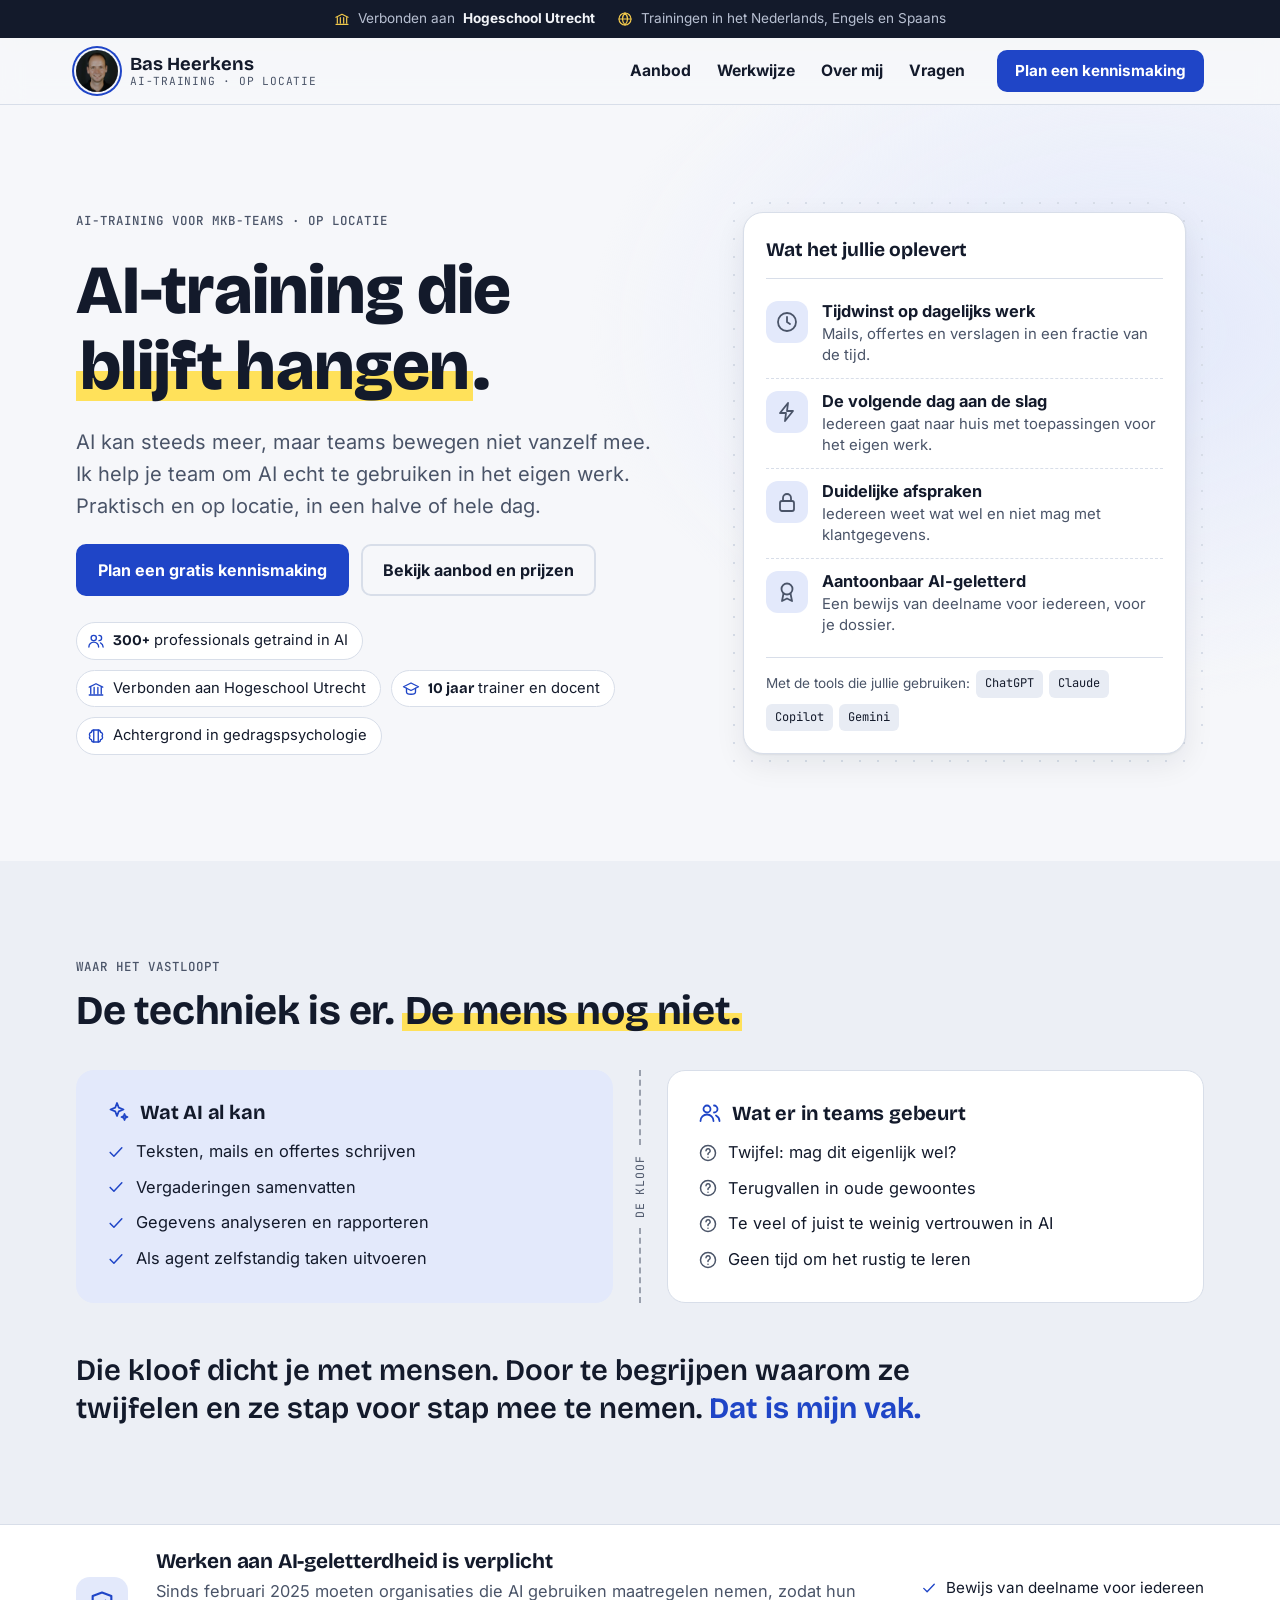
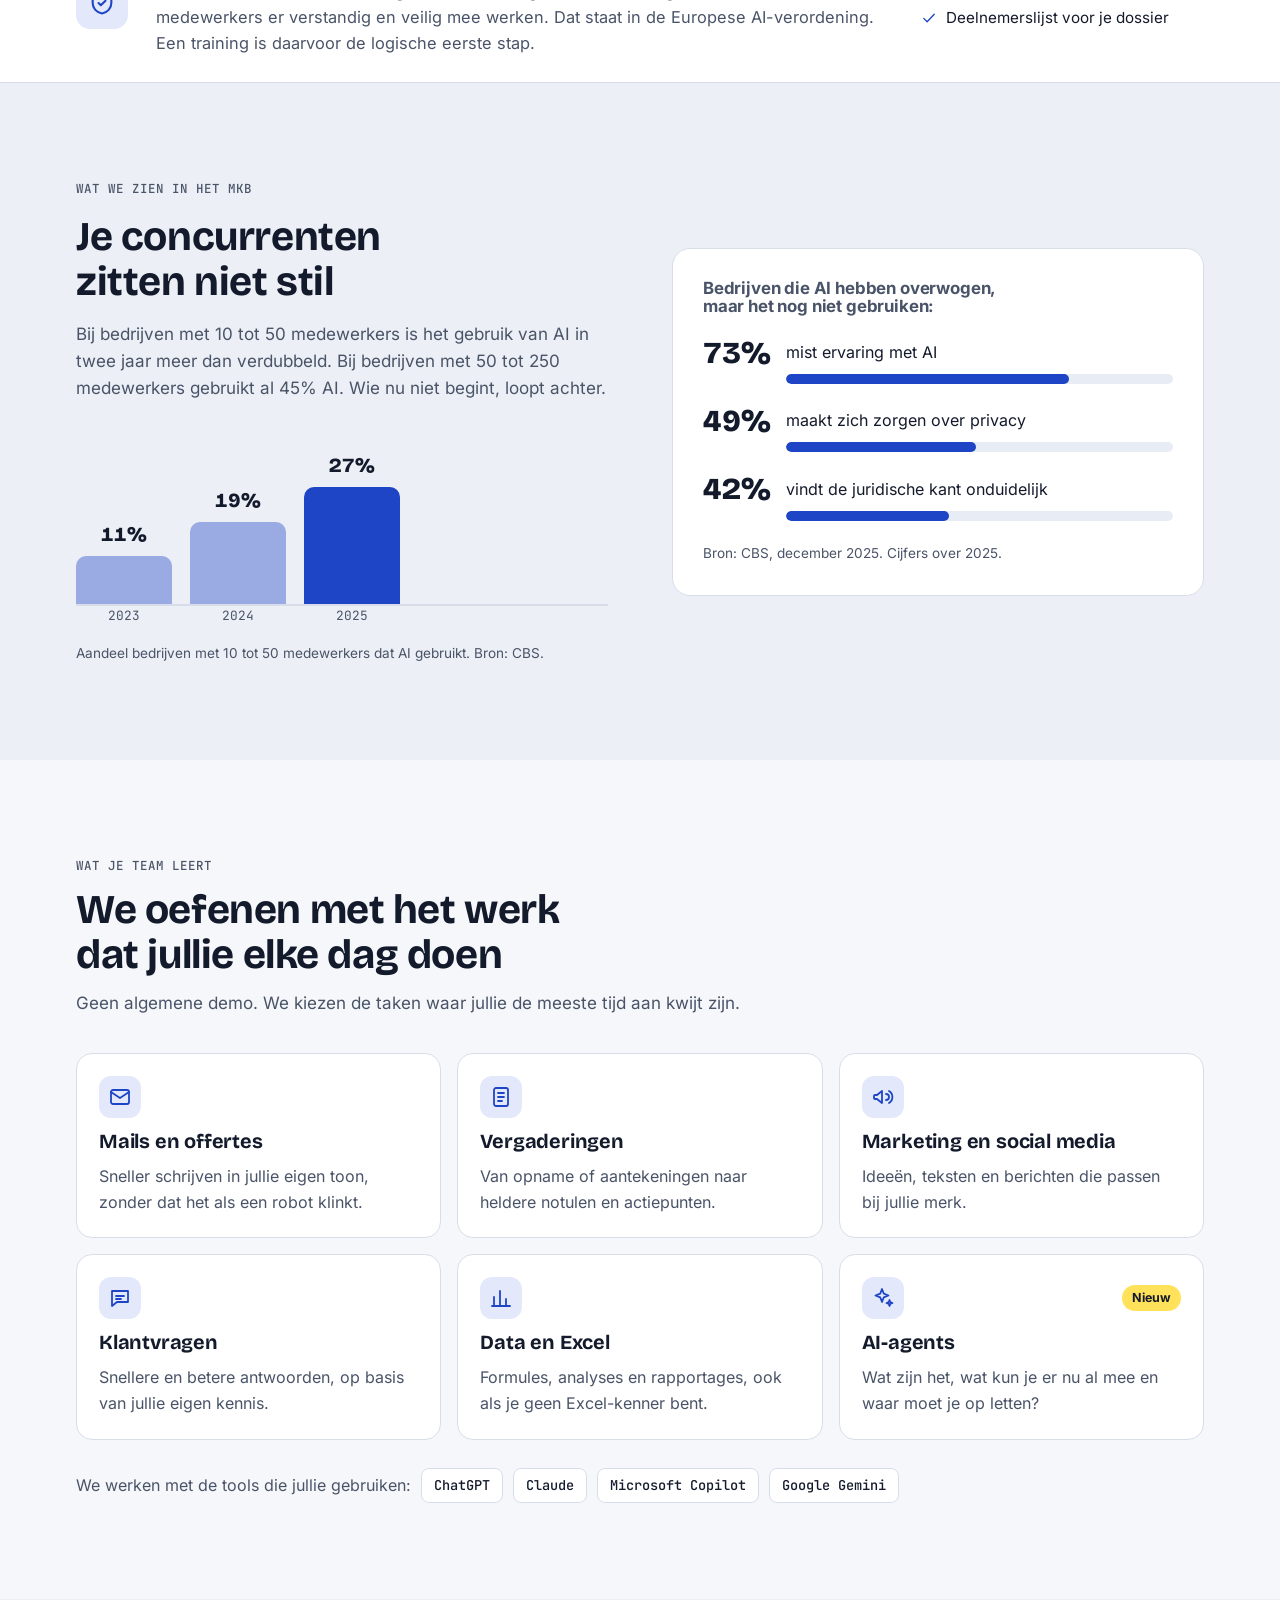
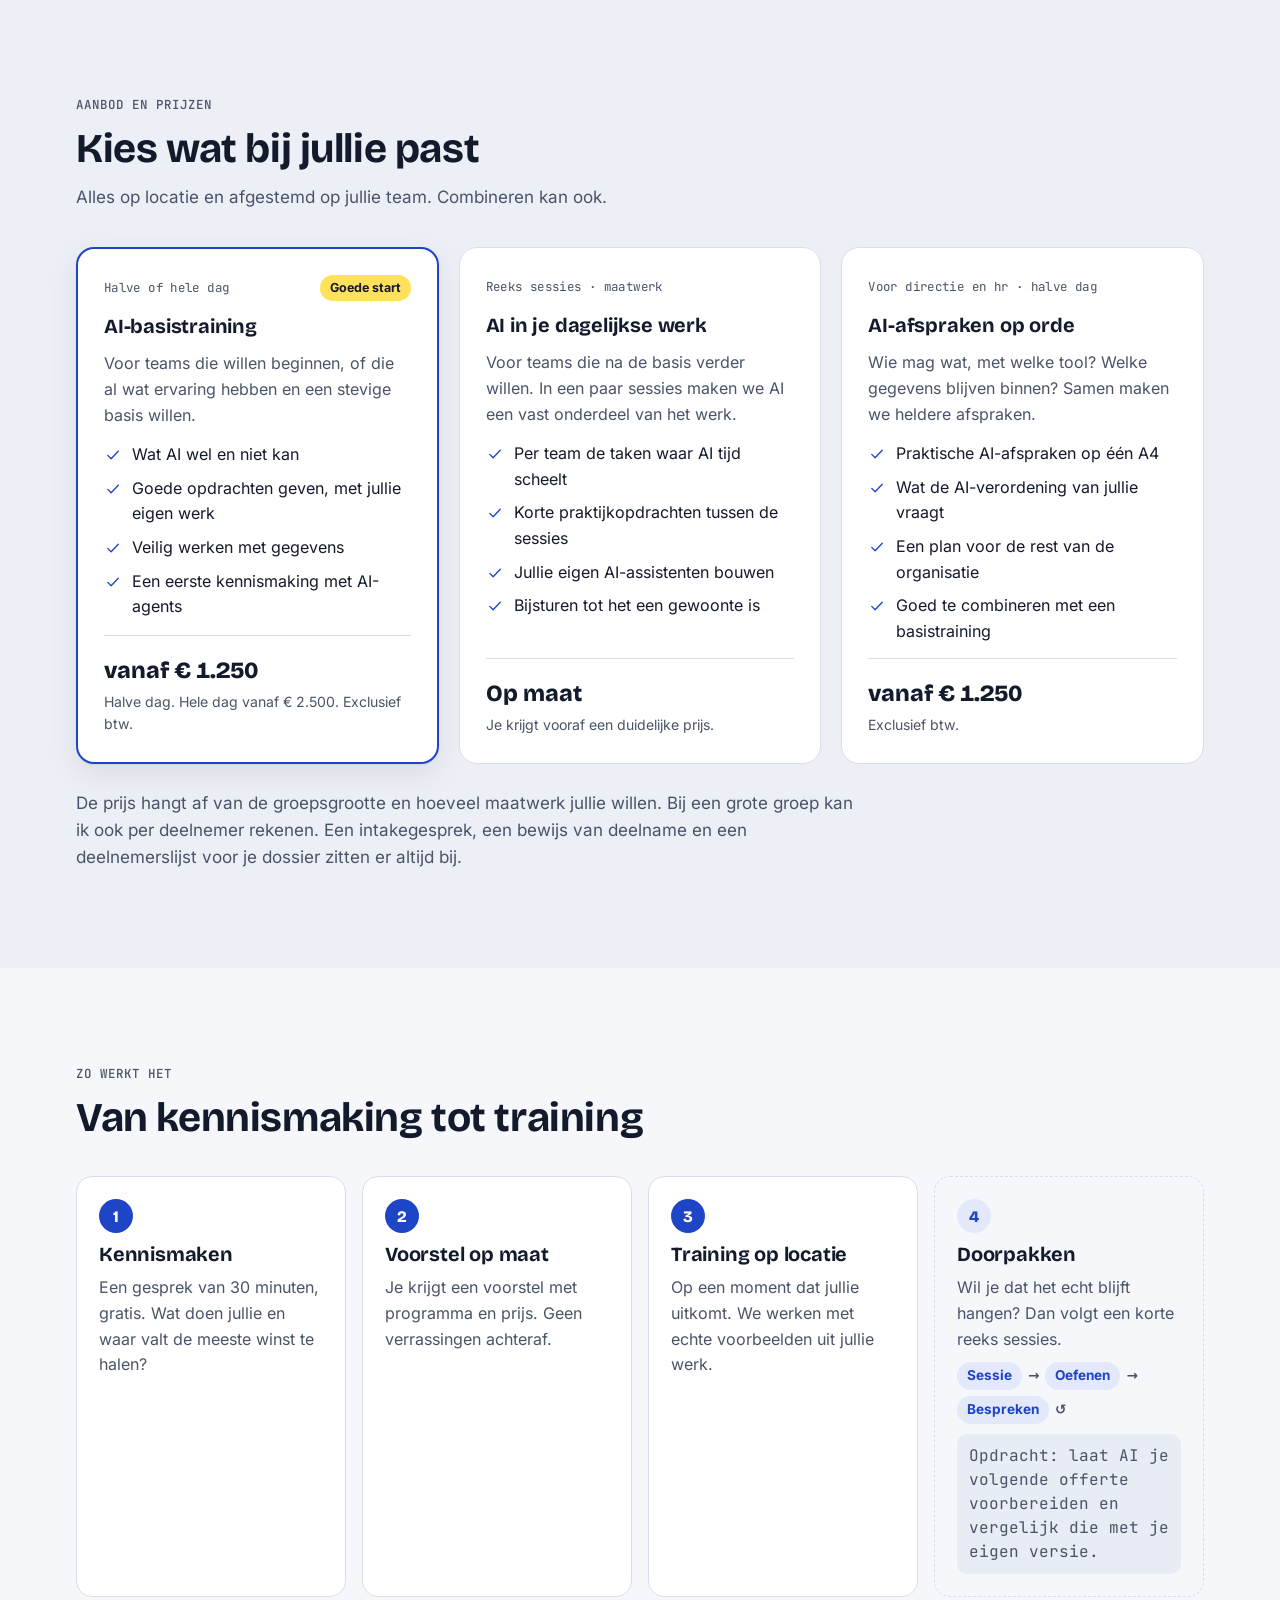
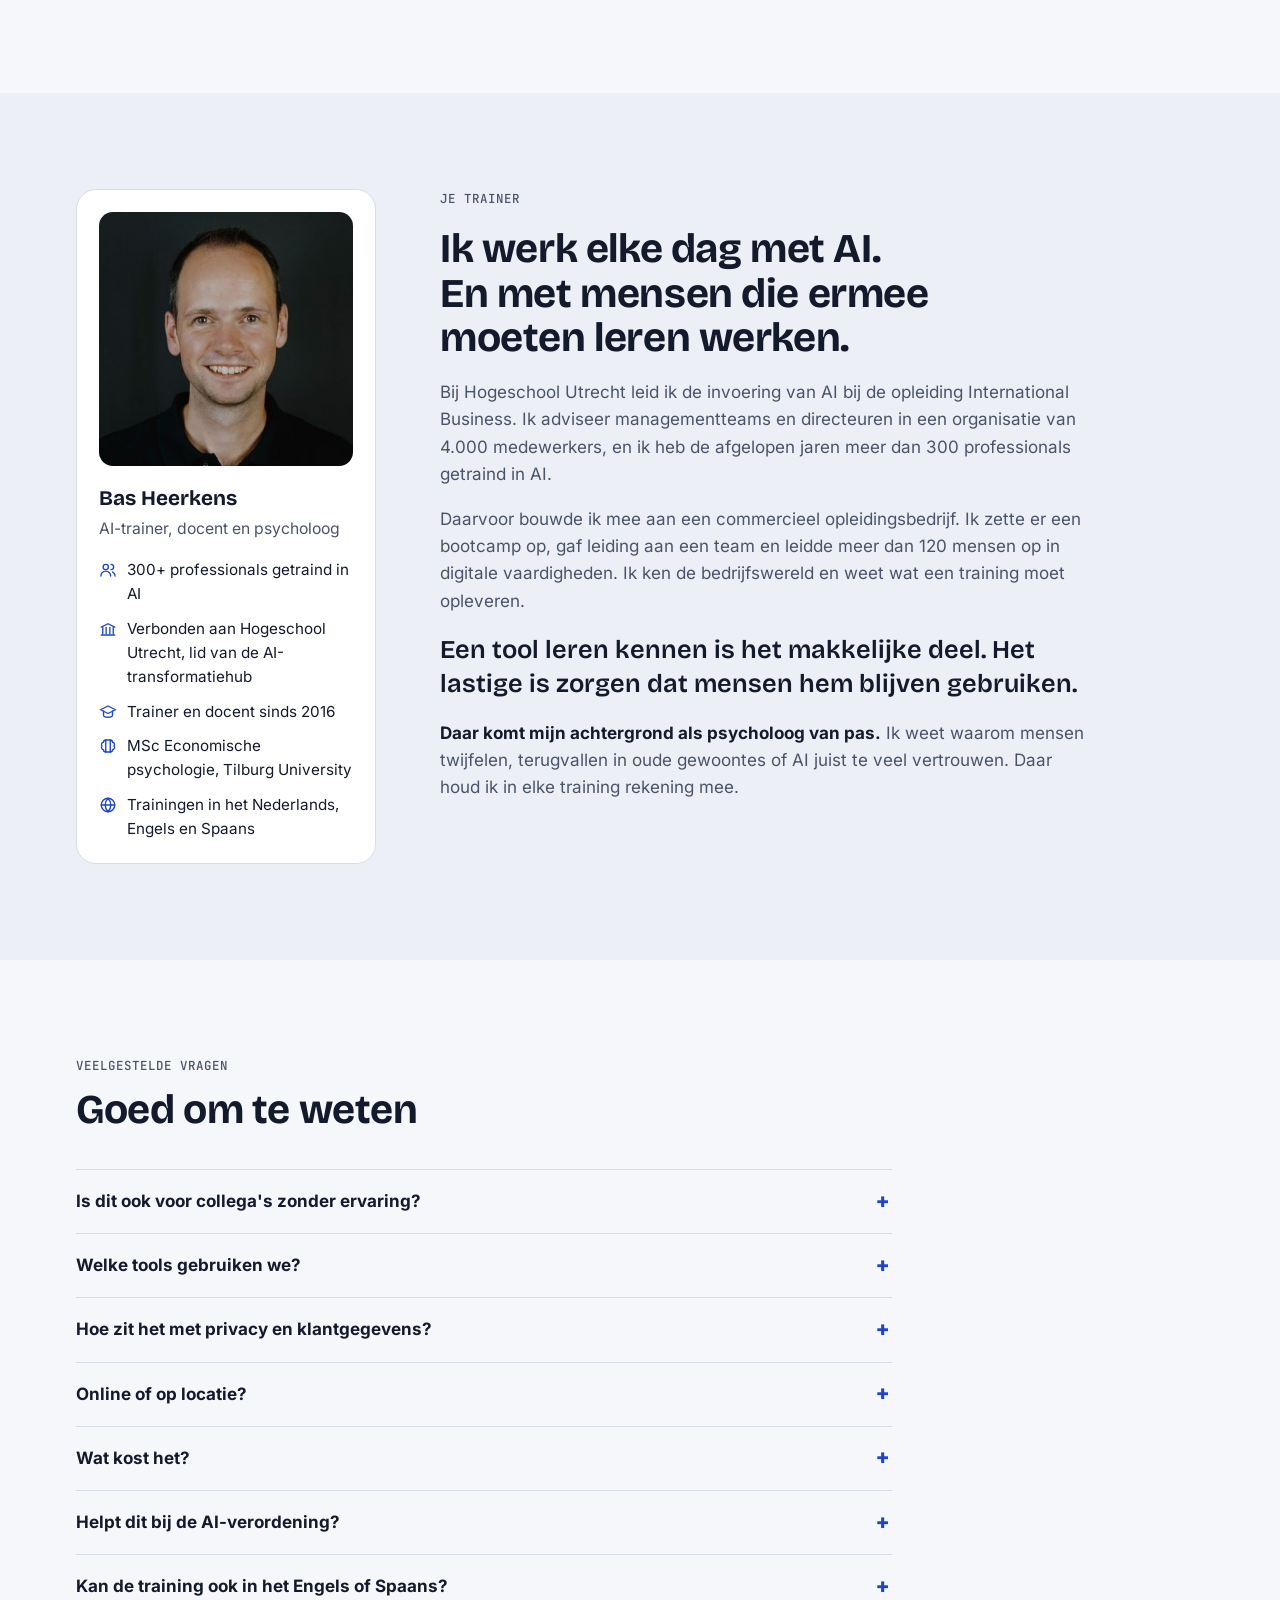
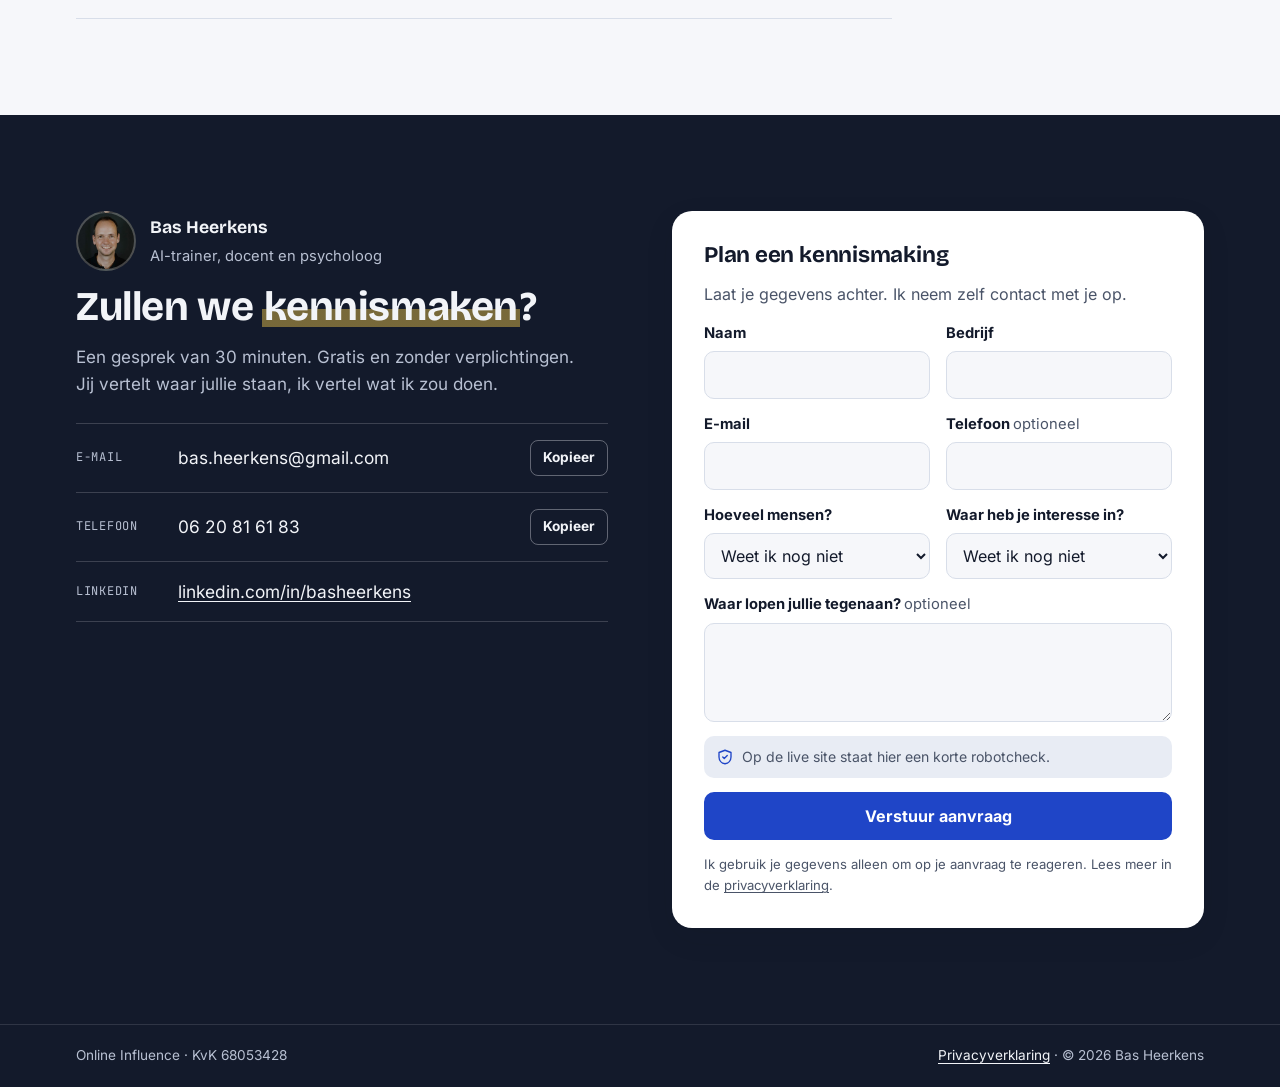
<file: index.html>
<!doctype html>
<html lang="nl">
<head>
<meta charset="utf-8">
<meta name="viewport" content="width=device-width, initial-scale=1, viewport-fit=cover">
<style>html{-webkit-text-size-adjust:100%}body{margin:0}img{max-width:100%}[hidden]{display:none!important}:root{padding-top:env(safe-area-inset-top,0px);padding-bottom:env(safe-area-inset-bottom,0px)}</style>
<title>AI-training voor mkb-teams | Bas Heerkens</title>
<meta name="description" content="Praktische AI-training op locatie voor mkb-teams. Met jullie eigen werk, van de basis tot AI-agents.">
<link rel="preload" href="fonts/inter-latin-400-normal.woff2" as="font" type="font/woff2" crossorigin>
<link rel="stylesheet" href="fonts/fonts.css">
<style>
/* Layout: een trainingshand-out. Links uitgelijnd, markeerstift op kernwoorden, iconen per toepassing, CBS-cijfers als staven op schaal, een echte stappenreeks. */
:root {
  --paper: #F6F7FA;
  --paper-2: #ECEFF5;
  --surface: #FFFFFF;
  --chip: #E8ECF4;
  --ink: #131A2B;
  --muted: #4A5468;
  --line: #D8DEE9;
  --accent: #1F45C7;
  --accent-ink: #FFFFFF;
  --accent-soft: #E3E9FB;
  --mark: #FFE15A;
  --band: #131A2B;
  --band-ink: #F2F4F8;
  --band-muted: #B8C0D2;
  --error: #B42318;
  --shadow: 0 1px 2px rgba(19, 26, 43, .06), 0 10px 30px rgba(19, 26, 43, .08);

  --font-display: "Bricolage Grotesque", "Avenir Next", "Segoe UI", system-ui, sans-serif;
  --font-body: "Inter", "Segoe UI", system-ui, -apple-system, sans-serif;
  --font-mono: "JetBrains Mono", ui-monospace, "SFMono-Regular", Menlo, Consolas, monospace;
}
@media (prefers-color-scheme: dark) {
  :root:not([data-theme="light"]) {
    --paper: #0E1424;
    --paper-2: #121A2E;
    --surface: #161F35;
    --chip: #1E2945;
    --ink: #E9EDF5;
    --muted: #A6B0C4;
    --line: #27324F;
    --accent: #8AA4FF;
    --accent-ink: #0E1424;
    --accent-soft: #1E2A52;
    --mark: rgba(242, 201, 76, .40);
    --band: #1A2442;
    --band-ink: #F2F4F8;
    --band-muted: #B8C0D2;
    --error: #FF8A80;
    --shadow: 0 1px 2px rgba(0, 0, 0, .3), 0 10px 30px rgba(0, 0, 0, .28);
    color-scheme: dark;
  }
}
:root[data-theme="dark"] {
  --paper: #0E1424;
  --paper-2: #121A2E;
  --surface: #161F35;
  --chip: #1E2945;
  --ink: #E9EDF5;
  --muted: #A6B0C4;
  --line: #27324F;
  --accent: #8AA4FF;
  --accent-ink: #0E1424;
  --accent-soft: #1E2A52;
  --mark: rgba(242, 201, 76, .40);
  --band: #1A2442;
  --band-ink: #F2F4F8;
  --band-muted: #B8C0D2;
  --error: #FF8A80;
  --shadow: 0 1px 2px rgba(0, 0, 0, .3), 0 10px 30px rgba(0, 0, 0, .28);
  color-scheme: dark;
}

* { box-sizing: border-box; }
html { scroll-behavior: smooth; scroll-padding-top: 84px; }
body {
  background: var(--paper);
  color: var(--ink);
  font-family: var(--font-body);
  font-size: 1.0625rem;
  line-height: 1.6;
  font-feature-settings: "locl" 0;
  -webkit-font-smoothing: antialiased;
}
body::before { content: ""; position: fixed; inset: 0 0 auto; height: env(safe-area-inset-top, 0px); z-index: 30; background: var(--paper); }
.wrap {
  max-width: 1160px;
  margin: 0 auto;
  padding-left: max(16px, env(safe-area-inset-left, 0px));
  padding-right: max(16px, env(safe-area-inset-right, 0px));
}
h1, h2, h3 { font-family: var(--font-display); line-height: 1.1; margin: 0; text-wrap: balance; letter-spacing: -0.01em; }
h1 { font-size: clamp(2.4rem, 4.2vw + 1rem, 4.3rem); font-weight: 800; }
h2 { font-size: clamp(1.75rem, 2vw + 1rem, 2.55rem); font-weight: 700; }
h3 { font-size: 1.25rem; font-weight: 700; }
p { margin: 0; }
a { color: var(--accent); }
:focus-visible { outline: 3px solid var(--accent); outline-offset: 3px; border-radius: 6px; }
svg.ic { width: 24px; height: 24px; flex: none; fill: none; stroke: currentColor; stroke-width: 1.8; stroke-linecap: round; stroke-linejoin: round; }
.sr { position: absolute; width: 1px; height: 1px; overflow: hidden; clip: rect(0 0 0 0); white-space: nowrap; }

.hl {
  color: inherit;
  background-color: transparent;
  background-image: linear-gradient(transparent 56%, var(--mark) 56%, var(--mark) 92%, transparent 92%);
  background-repeat: no-repeat;
  background-size: 100% 100%;
  padding: 0 .06em;
  -webkit-box-decoration-break: clone;
  box-decoration-break: clone;
  animation: draw .8s ease-out .15s both;
}
@keyframes draw { from { background-size: 0% 100%; } to { background-size: 100% 100%; } }

.eyebrow { font-family: var(--font-mono); font-size: .78rem; font-weight: 500; letter-spacing: .08em; text-transform: uppercase; color: var(--muted); }

.btn {
  display: inline-flex; align-items: center; justify-content: center; gap: .5em;
  min-height: 48px; padding: .7em 1.25em; border-radius: 10px;
  border: 2px solid var(--accent); background: var(--accent); color: var(--accent-ink);
  font-weight: 700; font-size: 1rem; font-family: inherit; text-decoration: none; cursor: pointer;
  transition: transform .15s ease, box-shadow .15s ease;
}
.btn:hover { transform: translateY(-1px); box-shadow: var(--shadow); }
.btn-ghost { background: transparent; color: var(--ink); border-color: var(--line); }
.btn-small { min-height: 42px; padding: .45em 1.05em; font-size: .95rem; }
.btn-small .short { display: none; }

/* Bovenbalk en kop */
.strip { background: var(--band); color: var(--band-muted); font-size: .85rem; }
.strip .wrap { display: flex; flex-wrap: wrap; justify-content: center; gap: 4px 22px; padding-block: 8px; text-align: center; }
.strip span { display: inline-flex; align-items: center; gap: 8px; }
.strip svg.ic { width: 16px; height: 16px; color: #F2C94C; }
.strip b { color: var(--band-ink); }
.top {
  position: sticky; top: env(safe-area-inset-top, 0px); z-index: 20;
  background: var(--paper);
  background: color-mix(in srgb, var(--paper) 88%, transparent);
  -webkit-backdrop-filter: saturate(1.4) blur(12px);
  backdrop-filter: saturate(1.4) blur(12px);
  border-bottom: 1px solid var(--line);
}
.top-in { display: flex; align-items: center; gap: 20px; padding-block: 12px; }
.brand { display: flex; align-items: center; gap: 12px; text-decoration: none; color: var(--ink); margin-right: auto; min-width: 0; }
.avatar-sm { width: 42px; height: 42px; border-radius: 50%; flex: none; box-shadow: 0 0 0 2px var(--paper), 0 0 0 4px var(--accent); }
.brand-text { display: flex; flex-direction: column; line-height: 1.15; min-width: 0; }
.brand-text strong { font-family: var(--font-display); font-size: 1.15rem; font-weight: 700; white-space: nowrap; }
.brand-text span { font-family: var(--font-mono); font-size: .7rem; letter-spacing: .07em; text-transform: uppercase; color: var(--muted); }
.nav { display: flex; align-items: center; gap: 2px; }
.nav a { color: var(--ink); text-decoration: none; font-size: .98rem; font-weight: 700; padding: 8px 12px; border-radius: 8px; }
.nav a:hover { background: var(--chip); }
.menu-btn { display: none; align-items: center; justify-content: center; width: 44px; height: 44px; border-radius: 10px; border: 1.5px solid var(--line); background: var(--surface); color: var(--ink); cursor: pointer; }

/* Hero */
.hero {
  padding-block: clamp(48px, 7vw, 92px);
  background: radial-gradient(ellipse 60% 70% at 88% 30%, var(--accent-soft), transparent 70%), var(--paper);
}
.hero-grid { display: grid; grid-template-columns: 1.1fr .9fr; gap: clamp(32px, 5vw, 64px); align-items: center; }
.hero-text { min-width: 0; display: flex; flex-direction: column; gap: 22px; }
.lead { font-size: 1.25rem; color: var(--muted); max-width: 33em; }
.cta-row { display: flex; flex-wrap: wrap; gap: 12px; }
.proof { list-style: none; margin: 4px 0 0; padding: 0; display: flex; flex-wrap: wrap; gap: 10px; }
.proof li { display: flex; align-items: center; gap: 8px; font-size: .92rem; background: var(--surface); border: 1px solid var(--line); border-radius: 999px; padding: 6px 14px 6px 10px; }
.proof li strong { font-family: var(--font-display); font-weight: 700; }
.proof svg.ic { width: 18px; height: 18px; color: var(--accent); }

.hero-visual { min-width: 0; position: relative; padding: 18px; }
.hero-visual::before {
  content: ""; position: absolute; inset: 0; border-radius: 28px;
  background-image: radial-gradient(var(--line) 1.4px, transparent 1.4px);
  background-size: 18px 18px;
}
.outcomes {
  position: relative; margin: 0; background: var(--surface); border: 1px solid var(--line);
  border-radius: 20px; padding: 22px; box-shadow: var(--shadow);
  display: flex; flex-direction: column; gap: 4px;
}
.outcomes figcaption { padding-bottom: 12px; border-bottom: 1px solid var(--line); margin-bottom: 6px; }
.outcomes figcaption strong { font-family: var(--font-display); font-size: 1.2rem; }
.outcomes ul { list-style: none; margin: 0; padding: 0; display: flex; flex-direction: column; }
.outcomes li { display: flex; gap: 14px; align-items: flex-start; padding: 12px 0; border-bottom: 1px dashed var(--line); }
.outcomes li:last-child { border-bottom: none; }
.outcomes li div { display: flex; flex-direction: column; gap: 2px; min-width: 0; }
.outcomes li b { font-size: 1.02rem; line-height: 1.3; }
.outcomes li span { font-size: .93rem; color: var(--muted); line-height: 1.4; }
.ic-box { width: 42px; height: 42px; border-radius: 12px; background: var(--accent-soft); color: var(--accent); display: grid; place-items: center; flex: none; }
.tools { display: flex; flex-wrap: wrap; align-items: center; gap: 6px; padding-top: 12px; border-top: 1px solid var(--line); margin-top: 6px; font-size: .85rem; color: var(--muted); }
.tools span { font-family: var(--font-mono); font-size: .75rem; background: var(--chip); border-radius: 6px; padding: 4px 9px; color: var(--ink); }

/* Secties */
.section { padding-block: clamp(56px, 8vw, 96px); }
.alt { background: var(--paper-2); }
.section-head { display: flex; flex-direction: column; gap: 12px; max-width: 42em; margin-bottom: 36px; }
.section-head p:not(.eyebrow) { color: var(--muted); }

/* De kloof */
.gap-grid { display: grid; grid-template-columns: 1fr auto 1fr; align-items: stretch; }
.gap-col { min-width: 0; border-radius: 18px; padding: clamp(22px, 3vw, 30px); display: flex; flex-direction: column; gap: 16px; }
.gap-tech { background: var(--accent-soft); }
.gap-human { background: var(--surface); border: 1px solid var(--line); }
.gap-col h3 { display: flex; align-items: center; gap: 10px; }
.gap-col h3 svg.ic { color: var(--accent); }
.gap-col ul { list-style: none; margin: 0; padding: 0; display: flex; flex-direction: column; gap: 12px; }
.gap-col li { display: flex; gap: 10px; align-items: flex-start; font-size: 1.02rem; line-height: 1.45; }
.gap-col li svg.ic { width: 20px; height: 20px; margin-top: .1em; }
.gap-tech li svg.ic { color: var(--accent); }
.gap-human li svg.ic { color: var(--muted); }
.gap-mid { display: flex; flex-direction: column; align-items: center; justify-content: center; gap: 10px; padding: 0 18px; }
.gap-line { flex: 1; width: 0; border-left: 2px dashed var(--muted); opacity: .5; }
.gap-label { font-family: var(--font-mono); font-size: .72rem; letter-spacing: .08em; text-transform: uppercase; color: var(--muted); writing-mode: vertical-rl; transform: rotate(180deg); }
.statement { margin-top: clamp(32px, 5vw, 48px); font-family: var(--font-display); font-size: clamp(1.35rem, 1.2vw + 1rem, 1.85rem); font-weight: 600; line-height: 1.3; max-width: 34em; text-wrap: balance; }
.statement strong { color: var(--accent); }

/* AI-verordening */
.act { background: var(--surface); border-block: 1px solid var(--line); }
.act-in { display: grid; grid-template-columns: auto 1fr auto; gap: 20px 28px; align-items: center; padding-block: 26px; }
.act-in > * { min-width: 0; }
.act .ic-box { width: 52px; height: 52px; border-radius: 14px; }
.act .ic-box svg.ic { width: 28px; height: 28px; }
.act h2 { font-size: 1.3rem; margin-bottom: 4px; }
.act p { color: var(--muted); font-size: 1.02rem; max-width: 46em; }
.act-gets { display: flex; flex-direction: column; gap: 6px; font-size: .95rem; }
.act-gets span { display: flex; align-items: center; gap: 8px; }
.act-gets svg.ic { width: 18px; height: 18px; color: var(--accent); }

/* Cijfers */
.stats { display: grid; grid-template-columns: 1fr 1fr; gap: clamp(32px, 5vw, 72px); align-items: center; }
.stats > * { min-width: 0; }
.stats-intro { display: flex; flex-direction: column; gap: 16px; }
.stats-intro > p:not(.eyebrow):not(.source) { color: var(--muted); }
.trend { display: flex; align-items: flex-end; gap: 18px; height: 180px; margin-top: 8px; border-bottom: 2px solid var(--line); }
.trend-col { flex: 1; max-width: 96px; display: flex; flex-direction: column; align-items: center; justify-content: flex-end; gap: 6px; height: 100%; }
.trend-val { font-family: var(--font-display); font-weight: 800; font-size: 1.25rem; font-variant-numeric: tabular-nums; }
.trend-bar { width: 100%; border-radius: 10px 10px 0 0; background: var(--accent); }
.trend-col:not(:last-child) .trend-bar { opacity: .4; }
.trend-years { display: flex; gap: 18px; }
.trend-years span { flex: 1; max-width: 96px; text-align: center; font-family: var(--font-mono); font-size: .8rem; color: var(--muted); }
.bars { display: flex; flex-direction: column; gap: 22px; background: var(--surface); border: 1px solid var(--line); border-radius: 18px; padding: clamp(20px, 3vw, 30px); }
.bars h3 { font-size: 1.05rem; color: var(--muted); font-family: var(--font-body); font-weight: 700; }
.bar-row { display: grid; grid-template-columns: 4.2rem 1fr; gap: 6px 16px; align-items: center; }
.bar-num { font-family: var(--font-display); font-weight: 800; font-size: 1.9rem; line-height: 1; font-variant-numeric: tabular-nums; }
.bar-label { font-size: 1rem; }
.bar-track { grid-column: 2; height: 10px; border-radius: 999px; background: var(--chip); overflow: hidden; }
.bar-fill { height: 100%; border-radius: 999px; background: var(--accent); }
.source { font-size: .85rem; color: var(--muted); }

/* Toepassingen */
.uses { display: grid; grid-template-columns: repeat(3, 1fr); gap: 16px; }
.use { min-width: 0; background: var(--surface); border: 1px solid var(--line); border-radius: 16px; padding: 22px; display: flex; flex-direction: column; gap: 12px; }
.use-top { display: flex; align-items: center; justify-content: space-between; gap: 10px; }
.use p { color: var(--muted); font-size: 1rem; }
.tag { font-size: .78rem; font-weight: 700; background: var(--mark); color: var(--ink); border-radius: 999px; padding: 3px 10px; }
.toolrow { margin-top: 28px; display: flex; flex-wrap: wrap; align-items: center; gap: 10px; color: var(--muted); font-size: 1rem; }
.toolrow b { font-family: var(--font-mono); font-weight: 500; font-size: .85rem; color: var(--ink); background: var(--surface); border: 1px solid var(--line); border-radius: 8px; padding: 6px 12px; }

/* Aanbod */
.offers { display: grid; grid-template-columns: repeat(3, 1fr); gap: 20px; align-items: stretch; }
.offer { min-width: 0; background: var(--surface); border: 1px solid var(--line); border-radius: 18px; padding: 26px; display: flex; flex-direction: column; gap: 14px; }
.offer-pick { border: 2px solid var(--accent); box-shadow: var(--shadow); }
.offer-top { display: flex; flex-wrap: wrap; align-items: center; justify-content: space-between; gap: 8px; min-height: 26px; }
.offer-meta { font-family: var(--font-mono); font-size: .78rem; letter-spacing: .03em; color: var(--muted); }
.offer > p { color: var(--muted); font-size: 1rem; }
.offer ul { list-style: none; margin: 0; padding: 0; display: flex; flex-direction: column; gap: 8px; font-size: 1rem; }
.offer li { display: flex; gap: 10px; align-items: flex-start; }
.offer li svg.ic { width: 18px; height: 18px; margin-top: .25em; color: var(--accent); }
.price { margin-top: auto; padding-top: 16px; border-top: 1px solid var(--line); display: flex; flex-direction: column; gap: 2px; }
.price strong { font-family: var(--font-display); font-size: 1.45rem; font-weight: 800; font-variant-numeric: tabular-nums; }
.price span { font-size: .88rem; color: var(--muted); }
.note { margin-top: 26px; color: var(--muted); max-width: 46em; }

/* Werkwijze */
.steps { list-style: none; margin: 0; padding: 0; display: grid; grid-template-columns: repeat(4, 1fr); gap: 16px; counter-reset: step; }
.steps li { min-width: 0; position: relative; background: var(--surface); border: 1px solid var(--line); border-radius: 16px; padding: 22px; display: flex; flex-direction: column; gap: 10px; counter-increment: step; }
.steps li::before {
  content: counter(step);
  width: 34px; height: 34px; border-radius: 50%;
  display: grid; place-items: center;
  font-family: var(--font-display); font-weight: 800; font-size: 1rem;
  background: var(--accent); color: var(--accent-ink);
}
.steps p { color: var(--muted); font-size: 1rem; }
.steps .optional { background: transparent; border-style: dashed; }
.steps .optional::before { background: var(--accent-soft); color: var(--accent); }
.loop { display: flex; flex-wrap: wrap; align-items: center; gap: 6px; font-size: .85rem; font-weight: 700; }
.loop span { background: var(--accent-soft); color: var(--accent); border-radius: 999px; padding: 3px 10px; }
.loop i { font-style: normal; color: var(--muted); }
.example { font-family: var(--font-mono); font-size: .82rem; line-height: 1.5; color: var(--muted); background: var(--chip); border-radius: 10px; padding: 10px 12px; }

/* Over mij */
.about { display: grid; grid-template-columns: 300px 1fr; gap: clamp(28px, 5vw, 64px); align-items: start; }
.about > * { min-width: 0; }
.profile { background: var(--surface); border: 1px solid var(--line); border-radius: 20px; padding: 22px; display: flex; flex-direction: column; gap: 16px; }
.photo { width: 100%; aspect-ratio: 1; max-width: 100%; border-radius: 14px; background-color: var(--accent-soft); }
.profile-name strong { display: block; font-family: var(--font-display); font-size: 1.3rem; }
.profile-name span { color: var(--muted); font-size: .98rem; }
.creds { list-style: none; margin: 0; padding: 0; display: flex; flex-direction: column; gap: 10px; font-size: .95rem; }
.creds li { display: flex; gap: 10px; align-items: flex-start; }
.creds svg.ic { width: 18px; height: 18px; margin-top: .2em; color: var(--accent); }
.about-text { display: flex; flex-direction: column; gap: 18px; max-width: 38em; }
.about-text p { color: var(--muted); }
.about-text p strong { color: var(--ink); }
.about-text .eyebrow { color: var(--muted); }
.pullquote { font-family: var(--font-display); font-size: clamp(1.3rem, 1vw + 1rem, 1.6rem); font-weight: 600; line-height: 1.35; color: var(--ink) !important; text-wrap: balance; }

/* Vragen */
.faq { max-width: 48em; border-top: 1px solid var(--line); }
.faq details { border-bottom: 1px solid var(--line); }
.faq summary { list-style: none; cursor: pointer; padding: 18px 40px 18px 0; font-weight: 700; position: relative; }
.faq summary::-webkit-details-marker { display: none; }
.faq summary::after { content: "+"; position: absolute; right: 4px; top: 50%; transform: translateY(-50%); font-family: var(--font-mono); font-size: 1.3rem; color: var(--accent); }
.faq details[open] summary::after { content: "–"; }
.faq details p { padding: 0 0 20px; color: var(--muted); max-width: 42em; }

/* Contact */
.contact { background: var(--band); color: var(--band-ink); }
.contact-grid { display: grid; grid-template-columns: 1fr 1fr; gap: clamp(28px, 5vw, 64px); align-items: start; }
.contact-grid > * { min-width: 0; }
.contact-intro { display: flex; flex-direction: column; gap: 14px; }
.contact-intro > p { color: var(--band-muted); max-width: 30em; }
.contact .hl { background-image: linear-gradient(transparent 56%, rgba(242, 201, 76, .45) 56%, rgba(242, 201, 76, .45) 92%, transparent 92%); }
.contact-me { display: flex; align-items: center; gap: 14px; }
.avatar { width: 60px; height: 60px; border-radius: 50%; flex: none; border: 2px solid rgba(242, 244, 248, .25); }
.contact-me strong { display: block; font-family: var(--font-display); font-size: 1.1rem; }
.contact-me span { color: var(--band-muted); font-size: .92rem; }
.contact-card { margin-top: 10px; display: flex; flex-direction: column; border-top: 1px solid rgba(242, 244, 248, .18); }
.contact-row { display: grid; grid-template-columns: 90px 1fr auto; align-items: center; gap: 12px; padding: 16px 0; border-bottom: 1px solid rgba(242, 244, 248, .18); }
.contact-row .label { font-family: var(--font-mono); font-size: .75rem; letter-spacing: .06em; text-transform: uppercase; color: var(--band-muted); }
.contact-row .val { font-size: 1.08rem; color: var(--band-ink); overflow-wrap: anywhere; user-select: all; }
.contact-row a.val { user-select: auto; text-decoration-thickness: 1px; text-underline-offset: 3px; }
.copy { font: inherit; font-size: .85rem; font-weight: 700; color: var(--band-ink); background: transparent; border: 1.5px solid rgba(242, 244, 248, .35); border-radius: 8px; padding: 6px 12px; cursor: pointer; min-height: 36px; }
.copy:hover { border-color: var(--band-ink); }
.contact :focus-visible { outline-color: #F2C94C; }

/* Formulier */
.form { min-width: 0; background: var(--surface); color: var(--ink); border-radius: 20px; padding: clamp(22px, 3vw, 32px); display: flex; flex-direction: column; gap: 14px; box-shadow: var(--shadow); }
.form :focus-visible { outline-color: var(--accent); }
.form h3 { font-size: 1.4rem; }
.form-sub { color: var(--muted); font-size: 1rem; }
.form-grid { display: grid; grid-template-columns: 1fr 1fr; gap: 14px 16px; }
.field { min-width: 0; display: flex; flex-direction: column; gap: 6px; }
.field-wide { grid-column: 1 / -1; }
.field label { font-size: .92rem; font-weight: 700; }
.field .opt { font-weight: 400; color: var(--muted); }
.field input, .field select, .field textarea {
  font: inherit; font-size: 1rem; color: var(--ink); background: var(--paper);
  border: 1.5px solid var(--line); border-radius: 10px; padding: 10px 12px; width: 100%; min-height: 46px;
}
.field textarea { resize: vertical; min-height: 92px; }
.field input:focus, .field select:focus, .field textarea:focus { outline: none; border-color: var(--accent); box-shadow: 0 0 0 3px var(--accent-soft); }
.field input[aria-invalid="true"] { border-color: var(--error); }
.hp { position: absolute; left: -9999px; width: 1px; height: 1px; overflow: hidden; }
.captcha-slot { min-height: 20px; }
.captcha-note { font-size: .88rem; color: var(--muted); background: var(--chip); border-radius: 10px; padding: 10px 12px; display: flex; gap: 8px; align-items: center; }
.captcha-note svg.ic { width: 18px; height: 18px; color: var(--accent); }
.form-btn { width: 100%; }
.form-btn[disabled] { opacity: .6; cursor: progress; }
.form-status { font-size: .98rem; padding: 12px 14px; border-radius: 10px; background: var(--accent-soft); color: var(--ink); }
.form-status.is-error { background: var(--chip); border-left: 3px solid var(--error); }
.form-privacy { font-size: .82rem; color: var(--muted); }
.form-privacy a { color: inherit; text-decoration: underline; text-underline-offset: 2px; }
.foot a { color: var(--band-ink); text-decoration: underline; text-underline-offset: 3px; }
.foot { background: var(--band); color: var(--band-muted); font-size: .85rem; border-top: 1px solid rgba(242, 244, 248, .12); }
.foot .wrap { padding-block: 20px; display: flex; flex-wrap: wrap; gap: 6px 20px; justify-content: space-between; }

@media (max-width: 980px) {
  .nav {
    display: none; position: absolute; top: 100%; left: 0; right: 0;
    flex-direction: column; align-items: stretch; gap: 2px;
    background: var(--paper); border-bottom: 1px solid var(--line); box-shadow: var(--shadow);
    padding: 8px max(16px, env(safe-area-inset-right, 0px)) 16px max(16px, env(safe-area-inset-left, 0px));
  }
  .nav.open { display: flex; }
  .nav a { padding: 12px; }
  .menu-btn { display: inline-flex; }
  .uses { grid-template-columns: repeat(2, 1fr); }
  .offers { grid-template-columns: 1fr; max-width: 640px; }
  .steps { grid-template-columns: repeat(2, 1fr); }
  .about { grid-template-columns: 1fr; }
  .profile { max-width: 520px; display: grid; grid-template-columns: 140px 1fr; align-items: start; }
  .profile .creds { grid-column: 1 / -1; }
}
@media (max-width: 860px) {
  .hero-grid, .stats, .contact-grid, .gap-grid { grid-template-columns: 1fr; }
  .gap-mid { flex-direction: row; padding: 14px 0; }
  .gap-line { width: auto; height: 0; border-left: none; border-top: 2px dashed var(--muted); }
  .gap-label { writing-mode: horizontal-tb; transform: none; }
  .act-in { grid-template-columns: auto 1fr; }
  .act-gets { grid-column: 1 / -1; flex-direction: row; flex-wrap: wrap; gap: 8px 20px; }
}
@media (max-width: 560px) {
  body { font-size: 1rem; }
  .lead { font-size: 1.125rem; }
  .strip .wrap { font-size: .8rem; gap: 2px 14px; }
  .brand-text span { display: none; }
  .btn-small .long { display: none; }
  .btn-small .short { display: inline; }
  .btn-small { padding-inline: .85em; }
  .top-in { gap: 10px; }
  .brand { gap: 10px; }
  .avatar-sm { width: 38px; height: 38px; }
  .brand-text strong { font-size: 1.02rem; overflow: hidden; text-overflow: ellipsis; }
  .uses, .steps { grid-template-columns: 1fr; }
  .hero-visual { padding: 10px; }
  .act-in { grid-template-columns: 1fr; }
  .profile { grid-template-columns: 96px 1fr; }
  .form-grid { grid-template-columns: 1fr; }
  .contact-row { grid-template-columns: 1fr auto; }
  .contact-row .label { grid-column: 1 / -1; }
  .cta-row .btn { flex: 1 1 100%; }
  .bar-row { grid-template-columns: 3.6rem 1fr; }
  .trend, .trend-years { gap: 12px; }
}
@media (max-width: 370px) {
  .top-in > .btn-small { display: none; }
}
@media (prefers-reduced-motion: reduce) {
  html { scroll-behavior: auto; }
  .hl { animation: none; }
  .btn { transition: none; }
  .btn:hover { transform: none; }
}

/* Foto */
.photo-img { background-image: url("[data-uri]"); background-size: cover; background-position: center 30%; }
</style>
<meta property="og:type" content="website">
<meta property="og:url" content="https://onlineinfluence.nl/">
<meta property="og:title" content="AI-training die blijft hangen | Bas Heerkens">
<meta property="og:description" content="Praktische AI-training op locatie voor mkb-teams. Met jullie eigen werk, van de basis tot AI-agents.">
<meta property="og:image" content="https://onlineinfluence.nl/bas.jpg">
<link rel="icon" type="image/png" href="favicon.png">
<link rel="apple-touch-icon" href="apple-touch-icon.png">
</head>
<body>
<svg width="0" height="0" style="position:absolute" aria-hidden="true">
  <symbol id="i-mail" viewBox="0 0 24 24"><rect x="3" y="5" width="18" height="14" rx="2"/><path d="m3 7 9 6 9-6"/></symbol>
  <symbol id="i-notes" viewBox="0 0 24 24"><rect x="5" y="3" width="14" height="18" rx="2"/><path d="M9 8h6M9 12h6M9 16h4"/></symbol>
  <symbol id="i-mega" viewBox="0 0 24 24"><path d="M3 11v2a1 1 0 0 0 1 1h2l5 4V6l-5 4H4a1 1 0 0 0-1 1z"/><path d="M15 9a3 3 0 0 1 0 6M18 6a7 7 0 0 1 0 12"/></symbol>
  <symbol id="i-chat" viewBox="0 0 24 24"><path d="M4 5h16v11H9l-5 4V5z"/><path d="M8 10h8M8 13h5"/></symbol>
  <symbol id="i-chart" viewBox="0 0 24 24"><path d="M5 20V11M11 20V5M17 20v-7M3 20h18"/></symbol>
  <symbol id="i-spark" viewBox="0 0 24 24"><path d="M11 3l1.8 4.7 4.7 1.8-4.7 1.8L11 16l-1.8-4.7L4.5 9.5l4.7-1.8z"/><path d="M18.5 14l.8 2.2 2.2.8-2.2.8-.8 2.2-.8-2.2-2.2-.8 2.2-.8z"/></symbol>
  <symbol id="i-lock" viewBox="0 0 24 24"><rect x="5" y="11" width="14" height="10" rx="2"/><path d="M8 11V8a4 4 0 0 1 8 0v3"/></symbol>
  <symbol id="i-shield" viewBox="0 0 24 24"><path d="M12 3l8 3v6c0 4.5-3.4 8.3-8 9-4.6-.7-8-4.5-8-9V6z"/><path d="m9 12 2 2 4-4"/></symbol>
  <symbol id="i-check" viewBox="0 0 24 24"><path d="m5 12.5 4.5 4.5L19 7"/></symbol>
  <symbol id="i-users" viewBox="0 0 24 24"><circle cx="9" cy="8" r="3.5"/><path d="M2.5 20a6.5 6.5 0 0 1 13 0"/><path d="M16 4.5a3.5 3.5 0 0 1 0 7M18 14.5a6.5 6.5 0 0 1 3.5 5.5"/></symbol>
  <symbol id="i-brain" viewBox="0 0 24 24"><path d="M9 4a3 3 0 0 0-3 3 3 3 0 0 0-2 5 3 3 0 0 0 2 5 3 3 0 0 0 3 3V4z"/><path d="M15 4a3 3 0 0 1 3 3 3 3 0 0 1 2 5 3 3 0 0 1-2 5 3 3 0 0 1-3 3V4z"/><path d="M9 4h6M9 20h6"/></symbol>
  <symbol id="i-cap" viewBox="0 0 24 24"><path d="M2 9l10-5 10 5-10 5z"/><path d="M6 11v5c0 1.5 2.7 3 6 3s6-1.5 6-3v-5"/></symbol>
  <symbol id="i-globe" viewBox="0 0 24 24"><circle cx="12" cy="12" r="9"/><path d="M3 12h18M12 3c2.5 2.7 3.8 5.7 3.8 9s-1.3 6.3-3.8 9c-2.5-2.7-3.8-5.7-3.8-9S9.5 5.7 12 3z"/></symbol>
  <symbol id="i-q" viewBox="0 0 24 24"><circle cx="12" cy="12" r="9"/><path d="M9.6 9.4a2.5 2.5 0 1 1 3.4 2.4c-.6.3-1 .8-1 1.5v.4"/><path d="M12 17h.01"/></symbol>
  <symbol id="i-clock" viewBox="0 0 24 24"><circle cx="12" cy="12" r="9"/><path d="M12 7v5l3 2"/></symbol>
  <symbol id="i-bolt" viewBox="0 0 24 24"><path d="M13 3 5 13h6l-1 8 8-10h-6z"/></symbol>
  <symbol id="i-award" viewBox="0 0 24 24"><circle cx="12" cy="9" r="5.5"/><path d="m8.5 13.5-1.5 7.5 5-2.5 5 2.5-1.5-7.5"/></symbol>
  <symbol id="i-uni" viewBox="0 0 24 24"><path d="M3 9.5 12 5l9 4.5"/><path d="M5 10v8M9.5 10v8M14.5 10v8M19 10v8M3 20h18"/></symbol>
  <symbol id="i-menu" viewBox="0 0 24 24"><path d="M4 7h16M4 12h16M4 17h16"/></symbol>
</svg>

<div lang="nl">
<div class="strip">
  <div class="wrap">
    <span><svg class="ic"><use href="#i-uni"/></svg>Verbonden aan <b>Hogeschool Utrecht</b></span>
    <span><svg class="ic"><use href="#i-globe"/></svg>Trainingen in het Nederlands, Engels en Spaans</span>
  </div>
</div>

<header class="top">
  <div class="wrap top-in">
    <a class="brand" href="#top">
      <span class="avatar-sm photo-img" role="img" aria-label="Foto van Bas Heerkens"></span>
      <span class="brand-text"><strong>Bas Heerkens</strong><span>AI-training · op locatie</span></span>
    </a>
    <nav class="nav" id="site-nav" aria-label="Hoofdmenu">
      <a href="#aanbod">Aanbod</a>
      <a href="#werkwijze">Werkwijze</a>
      <a href="#over">Over mij</a>
      <a href="#vragen">Vragen</a>
    </nav>
    <a class="btn btn-small" href="#contact"><span class="long">Plan een kennismaking</span><span class="short">Kennismaken</span></a>
    <button class="menu-btn" id="menu-btn" type="button" aria-expanded="false" aria-controls="site-nav"><svg class="ic"><use href="#i-menu"/></svg><span class="sr">Menu</span></button>
  </div>
</header>

<main>
  <section class="hero" id="top">
    <div class="wrap hero-grid">
      <div class="hero-text">
        <p class="eyebrow">AI-training voor mkb-teams · op locatie</p>
        <h1>AI-training die <mark class="hl">blijft hangen</mark>.</h1>
        <p class="lead">AI kan steeds meer, maar teams bewegen niet vanzelf mee. Ik help je team om AI echt te gebruiken in het eigen werk. Praktisch en op locatie, in een halve of hele dag.</p>
        <div class="cta-row">
          <a class="btn" href="#contact">Plan een gratis kennismaking</a>
          <a class="btn btn-ghost" href="#aanbod">Bekijk aanbod en prijzen</a>
        </div>
        <ul class="proof">
          <li><svg class="ic"><use href="#i-users"/></svg><span><strong>300+</strong> professionals getraind in AI</span></li>
          <li><svg class="ic"><use href="#i-uni"/></svg><span>Verbonden aan Hogeschool Utrecht</span></li>
          <li><svg class="ic"><use href="#i-cap"/></svg><span><strong>10 jaar</strong> trainer en docent</span></li>
          <li><svg class="ic"><use href="#i-brain"/></svg><span>Achtergrond in gedragspsychologie</span></li>
        </ul>
      </div>

      <div class="hero-visual">
        <figure class="outcomes">
          <figcaption><strong>Wat het jullie oplevert</strong></figcaption>
          <ul>
            <li><span class="ic-box"><svg class="ic"><use href="#i-clock"/></svg></span><div><b>Tijdwinst op dagelijks werk</b><span>Mails, offertes en verslagen in een fractie van de tijd.</span></div></li>
            <li><span class="ic-box"><svg class="ic"><use href="#i-bolt"/></svg></span><div><b>De volgende dag aan de slag</b><span>Iedereen gaat naar huis met toepassingen voor het eigen werk.</span></div></li>
            <li><span class="ic-box"><svg class="ic"><use href="#i-lock"/></svg></span><div><b>Duidelijke afspraken</b><span>Iedereen weet wat wel en niet mag met klantgegevens.</span></div></li>
            <li><span class="ic-box"><svg class="ic"><use href="#i-award"/></svg></span><div><b>Aantoonbaar AI-geletterd</b><span>Een bewijs van deelname voor iedereen, voor je dossier.</span></div></li>
          </ul>
          <div class="tools">Met de tools die jullie gebruiken: <span>ChatGPT</span><span>Claude</span><span>Copilot</span><span>Gemini</span></div>
        </figure>
      </div>
    </div>
  </section>

  <section class="section alt" id="mens">
    <div class="wrap">
      <div class="section-head">
        <p class="eyebrow">Waar het vastloopt</p>
        <h2>De techniek is er. <mark class="hl">De mens nog niet.</mark></h2>
      </div>
      <div class="gap-grid">
        <div class="gap-col gap-tech">
          <h3><svg class="ic"><use href="#i-spark"/></svg>Wat AI al kan</h3>
          <ul>
            <li><svg class="ic"><use href="#i-check"/></svg>Teksten, mails en offertes schrijven</li>
            <li><svg class="ic"><use href="#i-check"/></svg>Vergaderingen samenvatten</li>
            <li><svg class="ic"><use href="#i-check"/></svg>Gegevens analyseren en rapporteren</li>
            <li><svg class="ic"><use href="#i-check"/></svg>Als agent zelfstandig taken uitvoeren</li>
          </ul>
        </div>
        <div class="gap-mid" aria-hidden="true"><span class="gap-line"></span><span class="gap-label">de kloof</span><span class="gap-line"></span></div>
        <div class="gap-col gap-human">
          <h3><svg class="ic"><use href="#i-users"/></svg>Wat er in teams gebeurt</h3>
          <ul>
            <li><svg class="ic"><use href="#i-q"/></svg>Twijfel: mag dit eigenlijk wel?</li>
            <li><svg class="ic"><use href="#i-q"/></svg>Terugvallen in oude gewoontes</li>
            <li><svg class="ic"><use href="#i-q"/></svg>Te veel of juist te weinig vertrouwen in AI</li>
            <li><svg class="ic"><use href="#i-q"/></svg>Geen tijd om het rustig te leren</li>
          </ul>
        </div>
      </div>
      <p class="statement">Die kloof dicht je met mensen. Door te begrijpen waarom ze twijfelen en ze stap voor stap mee te nemen. <strong>Dat is mijn vak.</strong></p>
    </div>
  </section>

  <section class="act" aria-labelledby="act-title">
    <div class="wrap act-in">
      <span class="ic-box"><svg class="ic"><use href="#i-shield"/></svg></span>
      <div>
        <h2 id="act-title">Werken aan AI-geletterdheid is verplicht</h2>
        <p>Sinds februari 2025 moeten organisaties die AI gebruiken maatregelen nemen, zodat hun medewerkers er verstandig en veilig mee werken. Dat staat in de Europese AI-verordening. Een training is daarvoor de logische eerste stap.</p>
      </div>
      <div class="act-gets">
        <span><svg class="ic"><use href="#i-check"/></svg>Bewijs van deelname voor iedereen</span>
        <span><svg class="ic"><use href="#i-check"/></svg>Deelnemerslijst voor je dossier</span>
      </div>
    </div>
  </section>

  <section class="section alt" id="waarom">
    <div class="wrap stats">
      <div class="stats-intro">
        <p class="eyebrow">Wat we zien in het mkb</p>
        <h2>Je concurrenten zitten niet stil</h2>
        <p>Bij bedrijven met 10 tot 50 medewerkers is het gebruik van AI in twee jaar meer dan verdubbeld. Bij bedrijven met 50 tot 250 medewerkers gebruikt al 45% AI. Wie nu niet begint, loopt achter.</p>
        <div>
          <div class="trend" role="img" aria-label="Aandeel bedrijven met 10 tot 50 medewerkers dat AI gebruikt: 11 procent in 2023, 19 procent in 2024, 27 procent in 2025">
            <div class="trend-col"><span class="trend-val">11%</span><div class="trend-bar" style="height:48px"></div></div>
            <div class="trend-col"><span class="trend-val">19%</span><div class="trend-bar" style="height:82px"></div></div>
            <div class="trend-col"><span class="trend-val">27%</span><div class="trend-bar" style="height:117px"></div></div>
          </div>
          <div class="trend-years" aria-hidden="true"><span>2023</span><span>2024</span><span>2025</span></div>
        </div>
        <p class="source">Aandeel bedrijven met 10 tot 50 medewerkers dat AI gebruikt. Bron: CBS.</p>
      </div>
      <div class="bars" role="group" aria-label="Redenen om geen AI te gebruiken">
        <h3>Bedrijven die AI hebben overwogen, maar het nog niet gebruiken:</h3>
        <div class="bar-row">
          <span class="bar-num">73%</span><span class="bar-label">mist ervaring met AI</span>
          <div class="bar-track"><div class="bar-fill" style="width:73%"></div></div>
        </div>
        <div class="bar-row">
          <span class="bar-num">49%</span><span class="bar-label">maakt zich zorgen over privacy</span>
          <div class="bar-track"><div class="bar-fill" style="width:49%"></div></div>
        </div>
        <div class="bar-row">
          <span class="bar-num">42%</span><span class="bar-label">vindt de juridische kant onduidelijk</span>
          <div class="bar-track"><div class="bar-fill" style="width:42%"></div></div>
        </div>
        <p class="source">Bron: CBS, december 2025. Cijfers over 2025.</p>
      </div>
    </div>
  </section>

  <section class="section" id="toepassingen">
    <div class="wrap">
      <div class="section-head">
        <p class="eyebrow">Wat je team leert</p>
        <h2>We oefenen met het werk dat jullie elke dag doen</h2>
        <p>Geen algemene demo. We kiezen de taken waar jullie de meeste tijd aan kwijt zijn.</p>
      </div>
      <div class="uses">
        <article class="use">
          <div class="use-top"><span class="ic-box"><svg class="ic"><use href="#i-mail"/></svg></span></div>
          <h3>Mails en offertes</h3>
          <p>Sneller schrijven in jullie eigen toon, zonder dat het als een robot klinkt.</p>
        </article>
        <article class="use">
          <div class="use-top"><span class="ic-box"><svg class="ic"><use href="#i-notes"/></svg></span></div>
          <h3>Vergaderingen</h3>
          <p>Van opname of aantekeningen naar heldere notulen en actiepunten.</p>
        </article>
        <article class="use">
          <div class="use-top"><span class="ic-box"><svg class="ic"><use href="#i-mega"/></svg></span></div>
          <h3>Marketing en social media</h3>
          <p>Ideeën, teksten en berichten die passen bij jullie merk.</p>
        </article>
        <article class="use">
          <div class="use-top"><span class="ic-box"><svg class="ic"><use href="#i-chat"/></svg></span></div>
          <h3>Klantvragen</h3>
          <p>Snellere en betere antwoorden, op basis van jullie eigen kennis.</p>
        </article>
        <article class="use">
          <div class="use-top"><span class="ic-box"><svg class="ic"><use href="#i-chart"/></svg></span></div>
          <h3>Data en Excel</h3>
          <p>Formules, analyses en rapportages, ook als je geen Excel-kenner bent.</p>
        </article>
        <article class="use">
          <div class="use-top"><span class="ic-box"><svg class="ic"><use href="#i-spark"/></svg></span><span class="tag">Nieuw</span></div>
          <h3>AI-agents</h3>
          <p>Wat zijn het, wat kun je er nu al mee en waar moet je op letten?</p>
        </article>
      </div>
      <div class="toolrow">We werken met de tools die jullie gebruiken: <b>ChatGPT</b><b>Claude</b><b>Microsoft Copilot</b><b>Google Gemini</b></div>
    </div>
  </section>

  <section class="section alt" id="aanbod">
    <div class="wrap">
      <div class="section-head">
        <p class="eyebrow">Aanbod en prijzen</p>
        <h2>Kies wat bij jullie past</h2>
        <p>Alles op locatie en afgestemd op jullie team. Combineren kan ook.</p>
      </div>
      <div class="offers">
        <article class="offer offer-pick">
          <div class="offer-top"><p class="offer-meta">Halve of hele dag</p><span class="tag">Goede start</span></div>
          <h3>AI-basistraining</h3>
          <p>Voor teams die willen beginnen, of die al wat ervaring hebben en een stevige basis willen.</p>
          <ul>
            <li><svg class="ic"><use href="#i-check"/></svg>Wat AI wel en niet kan</li>
            <li><svg class="ic"><use href="#i-check"/></svg>Goede opdrachten geven, met jullie eigen werk</li>
            <li><svg class="ic"><use href="#i-check"/></svg>Veilig werken met gegevens</li>
            <li><svg class="ic"><use href="#i-check"/></svg>Een eerste kennismaking met AI-agents</li>
          </ul>
          <div class="price"><strong>vanaf € 1.250</strong><span>Halve dag. Hele dag vanaf € 2.500. Exclusief btw.</span></div>
        </article>
        <article class="offer">
          <div class="offer-top"><p class="offer-meta">Reeks sessies · maatwerk</p></div>
          <h3>AI in je dagelijkse werk</h3>
          <p>Voor teams die na de basis verder willen. In een paar sessies maken we AI een vast onderdeel van het werk.</p>
          <ul>
            <li><svg class="ic"><use href="#i-check"/></svg>Per team de taken waar AI tijd scheelt</li>
            <li><svg class="ic"><use href="#i-check"/></svg>Korte praktijkopdrachten tussen de sessies</li>
            <li><svg class="ic"><use href="#i-check"/></svg>Jullie eigen AI-assistenten bouwen</li>
            <li><svg class="ic"><use href="#i-check"/></svg>Bijsturen tot het een gewoonte is</li>
          </ul>
          <div class="price"><strong>Op maat</strong><span>Je krijgt vooraf een duidelijke prijs.</span></div>
        </article>
        <article class="offer">
          <div class="offer-top"><p class="offer-meta">Voor directie en hr · halve dag</p></div>
          <h3>AI-afspraken op orde</h3>
          <p>Wie mag wat, met welke tool? Welke gegevens blijven binnen? Samen maken we heldere afspraken.</p>
          <ul>
            <li><svg class="ic"><use href="#i-check"/></svg>Praktische AI-afspraken op één A4</li>
            <li><svg class="ic"><use href="#i-check"/></svg>Wat de AI-verordening van jullie vraagt</li>
            <li><svg class="ic"><use href="#i-check"/></svg>Een plan voor de rest van de organisatie</li>
            <li><svg class="ic"><use href="#i-check"/></svg>Goed te combineren met een basistraining</li>
          </ul>
          <div class="price"><strong>vanaf € 1.250</strong><span>Exclusief btw.</span></div>
        </article>
      </div>
      <p class="note">De prijs hangt af van de groepsgrootte en hoeveel maatwerk jullie willen. Bij een grote groep kan ik ook per deelnemer rekenen. Een intakegesprek, een bewijs van deelname en een deelnemerslijst voor je dossier zitten er altijd bij.</p>
    </div>
  </section>

  <section class="section" id="werkwijze">
    <div class="wrap">
      <div class="section-head">
        <p class="eyebrow">Zo werkt het</p>
        <h2>Van kennismaking tot training</h2>
      </div>
      <ol class="steps">
        <li>
          <h3>Kennismaken</h3>
          <p>Een gesprek van 30 minuten, gratis. Wat doen jullie en waar valt de meeste winst te halen?</p>
        </li>
        <li>
          <h3>Voorstel op maat</h3>
          <p>Je krijgt een voorstel met programma en prijs. Geen verrassingen achteraf.</p>
        </li>
        <li>
          <h3>Training op locatie</h3>
          <p>Op een moment dat jullie uitkomt. We werken met echte voorbeelden uit jullie werk.</p>
        </li>
        <li class="optional">
          <h3>Doorpakken</h3>
          <p>Wil je dat het echt blijft hangen? Dan volgt een korte reeks sessies.</p>
          <div class="loop" aria-label="Sessie, oefenen in je werk, bespreken, en weer een sessie"><span>Sessie</span><i>→</i><span>Oefenen</span><i>→</i><span>Bespreken</span><i>↺</i></div>
          <p class="example">Opdracht: laat AI je volgende offerte voorbereiden en vergelijk die met je eigen versie.</p>
        </li>
      </ol>
    </div>
  </section>

  <section class="section alt" id="over">
    <div class="wrap about">
      <aside class="profile">
        <div class="photo photo-img" role="img" aria-label="Foto van Bas Heerkens"></div>
        <div class="profile-name"><strong>Bas Heerkens</strong><span>AI-trainer, docent en psycholoog</span></div>
        <ul class="creds">
          <li><svg class="ic"><use href="#i-users"/></svg>300+ professionals getraind in AI</li>
          <li><svg class="ic"><use href="#i-uni"/></svg>Verbonden aan Hogeschool Utrecht, lid van de AI-transformatiehub</li>
          <li><svg class="ic"><use href="#i-cap"/></svg>Trainer en docent sinds 2016</li>
          <li><svg class="ic"><use href="#i-brain"/></svg>MSc Economische psychologie, Tilburg University</li>
          <li><svg class="ic"><use href="#i-globe"/></svg>Trainingen in het Nederlands, Engels en Spaans</li>
        </ul>
      </aside>
      <div class="about-text">
        <p class="eyebrow">Je trainer</p>
        <h2>Ik werk elke dag met AI. En met mensen die ermee moeten leren werken.</h2>
        <p>Bij Hogeschool Utrecht leid ik de invoering van AI bij de opleiding International Business. Ik adviseer managementteams en directeuren in een organisatie van 4.000 medewerkers, en ik heb de afgelopen jaren meer dan 300 professionals getraind in AI.</p>
        <p>Daarvoor bouwde ik mee aan een commercieel opleidingsbedrijf. Ik zette er een bootcamp op, gaf leiding aan een team en leidde meer dan 120 mensen op in digitale vaardigheden. Ik ken de bedrijfswereld en weet wat een training moet opleveren.</p>
        <p class="pullquote">Een tool leren kennen is het makkelijke deel. Het lastige is zorgen dat mensen hem blijven gebruiken.</p>
        <p><strong>Daar komt mijn achtergrond als psycholoog van pas.</strong> Ik weet waarom mensen twijfelen, terugvallen in oude gewoontes of AI juist te veel vertrouwen. Daar houd ik in elke training rekening mee.</p>
      </div>
    </div>
  </section>

  <section class="section" id="vragen">
    <div class="wrap">
      <div class="section-head"><p class="eyebrow">Veelgestelde vragen</p><h2>Goed om te weten</h2></div>
      <div class="faq">
        <details>
          <summary>Is dit ook voor collega's zonder ervaring?</summary>
          <p>Ja. Je hebt geen technische kennis nodig. Neem wel een laptop mee. Collega's die al verder zijn, krijgen tijdens de training lastigere opdrachten.</p>
        </details>
        <details>
          <summary>Welke tools gebruiken we?</summary>
          <p>De tools die jullie al hebben of willen gaan gebruiken. Meestal zijn dat ChatGPT, Claude, Microsoft Copilot of Google Gemini. We kijken ook naar AI-agents: wat ze kunnen en waar je op moet letten.</p>
        </details>
        <details>
          <summary>Hoe zit het met privacy en klantgegevens?</summary>
          <p>Daar besteden we in elke training aandacht aan. Je leert wat je wel en niet in een AI-tool zet en hoe je de instellingen goed zet.</p>
        </details>
        <details>
          <summary>Online of op locatie?</summary>
          <p>Op locatie. Ik kom naar jullie toe. Zo werken we met jullie eigen werk en kan ik iedereen goed begeleiden.</p>
        </details>
        <details>
          <summary>Wat kost het?</summary>
          <p>Een halve dag basistraining kost vanaf € 1.250, een hele dag vanaf € 2.500, exclusief btw. De prijs hangt af van de groepsgrootte en het maatwerk. Bij een grote groep kan ik ook per deelnemer rekenen. Je weet vooraf waar je aan toe bent.</p>
        </details>
        <details>
          <summary>Helpt dit bij de AI-verordening?</summary>
          <p>Ja. Iedere deelnemer krijgt een bewijs van deelname en jij krijgt een deelnemerslijst voor je dossier. Zo kun je laten zien dat je werkt aan AI-geletterdheid. Dit is geen juridisch advies.</p>
        </details>
        <details>
          <summary>Kan de training ook in het Engels of Spaans?</summary>
          <p>Ja. Ik geef trainingen in het Nederlands, Engels en Spaans, ook aan internationale teams.</p>
        </details>
      </div>
    </div>
  </section>

  <section class="section contact" id="contact">
    <div class="wrap contact-grid">
      <div class="contact-intro">
        <div class="contact-me"><div class="avatar photo-img" role="img" aria-label="Foto van Bas Heerkens"></div><div><strong>Bas Heerkens</strong><span>AI-trainer, docent en psycholoog</span></div></div>
        <h2>Zullen we <mark class="hl">kennismaken</mark>?</h2>
        <p>Een gesprek van 30 minuten. Gratis en zonder verplichtingen. Jij vertelt waar jullie staan, ik vertel wat ik zou doen.</p>
        <div class="contact-card">
          <div class="contact-row">
            <span class="label">E-mail</span>
            <span class="val" id="c-mail">bas.heerkens@gmail.com</span>
            <button type="button" class="copy" id="copy-mail" data-copy="bas.heerkens@gmail.com" data-target="c-mail">Kopieer</button>
          </div>
          <div class="contact-row">
            <span class="label">Telefoon</span>
            <span class="val" id="c-tel">06 20 81 61 83</span>
            <button type="button" class="copy" id="copy-tel" data-copy="0620816183" data-target="c-tel">Kopieer</button>
          </div>
          <div class="contact-row">
            <span class="label">LinkedIn</span>
            <a class="val" href="https://www.linkedin.com/in/basheerkens/" target="_blank" rel="noopener">linkedin.com/in/basheerkens</a>
          </div>
        </div>
      </div>

      <form class="form" id="kennismaking" novalidate>
        <h3>Plan een kennismaking</h3>
        <p class="form-sub">Laat je gegevens achter. Ik neem zelf contact met je op.</p>
        <input type="hidden" name="access_key" id="f-key" value="39457793-dea3-48ae-8844-a6cc47cdd16a">
        <input type="hidden" name="from_name" value="onlineinfluence.nl">
        <div class="form-grid">
          <div class="field">
            <label for="f-naam">Naam</label>
            <input id="f-naam" name="naam" type="text" autocomplete="name" required>
          </div>
          <div class="field">
            <label for="f-bedrijf">Bedrijf</label>
            <input id="f-bedrijf" name="bedrijf" type="text" autocomplete="organization" required>
          </div>
          <div class="field">
            <label for="f-email">E-mail</label>
            <input id="f-email" name="email" type="email" autocomplete="email" required>
          </div>
          <div class="field">
            <label for="f-tel">Telefoon <span class="opt">optioneel</span></label>
            <input id="f-tel" name="telefoon" type="tel" autocomplete="tel">
          </div>
          <div class="field">
            <label for="f-groep">Hoeveel mensen?</label>
            <select id="f-groep" name="groepsgrootte">
              <option value="Weet ik nog niet">Weet ik nog niet</option>
              <option value="1 tot 5">1 tot 5</option>
              <option value="6 tot 15">6 tot 15</option>
              <option value="16 tot 30">16 tot 30</option>
              <option value="Meer dan 30">Meer dan 30</option>
            </select>
          </div>
          <div class="field">
            <label for="f-interesse">Waar heb je interesse in?</label>
            <select id="f-interesse" name="interesse">
              <option value="Weet ik nog niet">Weet ik nog niet</option>
              <option value="AI-basistraining">AI-basistraining</option>
              <option value="AI in je dagelijkse werk">AI in je dagelijkse werk</option>
              <option value="AI-afspraken op orde">AI-afspraken op orde</option>
            </select>
          </div>
          <div class="field field-wide">
            <label for="f-bericht">Waar lopen jullie tegenaan? <span class="opt">optioneel</span></label>
            <textarea id="f-bericht" name="bericht" rows="3"></textarea>
          </div>
          <div class="hp" aria-hidden="true">
            <label for="f-botcheck">Laat dit vakje leeg</label>
            <input id="f-botcheck" name="botcheck" type="checkbox" tabindex="-1" autocomplete="off">
          </div>
        </div>
        <div class="captcha-slot">
          <div class="h-captcha" data-captcha="true"></div>
          <p class="captcha-note" id="captcha-note"><svg class="ic"><use href="#i-shield"/></svg>Op de live site staat hier een korte robotcheck.</p>
        </div>
        <button class="btn form-btn" id="f-submit" type="submit">Verstuur aanvraag</button>
        <p class="form-status" id="f-status" role="status" aria-live="polite" hidden></p>
        <p class="form-privacy">Ik gebruik je gegevens alleen om op je aanvraag te reageren. Lees meer in de <a href="privacy.html">privacyverklaring</a>.</p>
      </form>
    </div>
  </section>
</main>

<footer class="foot">
  <div class="wrap">
    <span>Online Influence · KvK 68053428</span>
    <span><a href="privacy.html">Privacyverklaring</a> · © 2026 Bas Heerkens</span>
  </div>
</footer>
</div>

<script>
  (function () {
    var btn = document.getElementById('menu-btn');
    var nav = document.getElementById('site-nav');
    btn.addEventListener('click', function () {
      var open = nav.classList.toggle('open');
      btn.setAttribute('aria-expanded', open ? 'true' : 'false');
    });
    nav.querySelectorAll('a').forEach(function (a) {
      a.addEventListener('click', function () {
        nav.classList.remove('open');
        btn.setAttribute('aria-expanded', 'false');
      });
    });
  })();

  (function () {
    var form = document.getElementById('kennismaking');
    var status = document.getElementById('f-status');
    var button = document.getElementById('f-submit');
    var keyInput = document.getElementById('f-key');
    var ENDPOINT = 'https://api.web3forms.com/submit';
    var host = location.hostname;
    var isLive = /(^|\.)onlineinfluence\.nl$/.test(host) || /\.github\.io$/.test(host);
    var keyMissing = /^VUL-HIER/.test(keyInput.value);

    if (isLive) {
      document.getElementById('captcha-note').hidden = true;
      var s = document.createElement('script');
      s.src = 'https://web3forms.com/client/script.js';
      s.async = true;
      s.defer = true;
      document.body.appendChild(s);
    }

    function show(msg, isError) {
      status.textContent = msg;
      status.classList.toggle('is-error', !!isError);
      status.hidden = false;
    }

    form.addEventListener('submit', function (e) {
      e.preventDefault();
      var firstBad = null;
      form.querySelectorAll('[required]').forEach(function (el) {
        var v = el.value.trim();
        var bad = !v || (el.type === 'email' && !/^[^\s@]+@[^\s@]+\.[^\s@]+$/.test(v));
        el.setAttribute('aria-invalid', bad ? 'true' : 'false');
        if (bad && !firstBad) firstBad = el;
      });
      if (firstBad) {
        show('Vul je naam, bedrijf en een geldig e-mailadres in.', true);
        firstBad.focus();
        return;
      }
      if (!isLive) {
        show('Dit is een voorbeeldweergave, hier wordt niets verstuurd. Op onlineinfluence.nl komt je aanvraag direct bij mij binnen.', false);
        return;
      }
      if (keyMissing) {
        show('Het formulier is nog niet ingesteld. Mail me direct op bas.heerkens@gmail.com.', true);
        return;
      }
      var token = form.querySelector('[name="h-captcha-response"]');
      if (!token || !token.value) {
        show('Vink eerst de robotcheck aan.', true);
        return;
      }
      var data = {};
      new FormData(form).forEach(function (v, k) { data[k] = v; });
      data.subject = 'Kennismaking via onlineinfluence.nl: ' + data.bedrijf;
      button.disabled = true;
      button.textContent = 'Bezig met versturen…';
      fetch(ENDPOINT, {
        method: 'POST',
        headers: { 'Content-Type': 'application/json', 'Accept': 'application/json' },
        body: JSON.stringify(data)
      })
        .then(function (r) { return r.json(); })
        .then(function (res) {
          if (res && res.success) {
            form.reset();
            if (window.hcaptcha) { try { window.hcaptcha.reset(); } catch (err) {} }
            show('Dank je! Je aanvraag is verstuurd. Ik neem zo snel mogelijk contact met je op.', false);
          } else {
            show('Versturen lukte niet. Mail me direct op bas.heerkens@gmail.com.', true);
          }
        })
        .catch(function () {
          show('Versturen lukte niet. Mail me direct op bas.heerkens@gmail.com.', true);
        })
        .then(function () {
          button.disabled = false;
          button.textContent = 'Verstuur aanvraag';
        });
    });
  })();

  document.querySelectorAll('.copy').forEach(function (btn) {
    btn.addEventListener('click', function () {
      var text = btn.getAttribute('data-copy');
      var target = document.getElementById(btn.getAttribute('data-target'));
      function done(label) {
        btn.textContent = label;
        setTimeout(function () { btn.textContent = 'Kopieer'; }, 1800);
      }
      function selectFallback() {
        try {
          var range = document.createRange();
          range.selectNodeContents(target);
          var sel = window.getSelection();
          sel.removeAllRanges();
          sel.addRange(range);
          done('Geselecteerd');
        } catch (e) { done('Kopieer'); }
      }
      if (navigator.clipboard && navigator.clipboard.writeText) {
        navigator.clipboard.writeText(text).then(function () { done('Gekopieerd'); }, selectFallback);
      } else {
        selectFallback();
      }
    });
  });
</script>
</body>
</html>
</file>
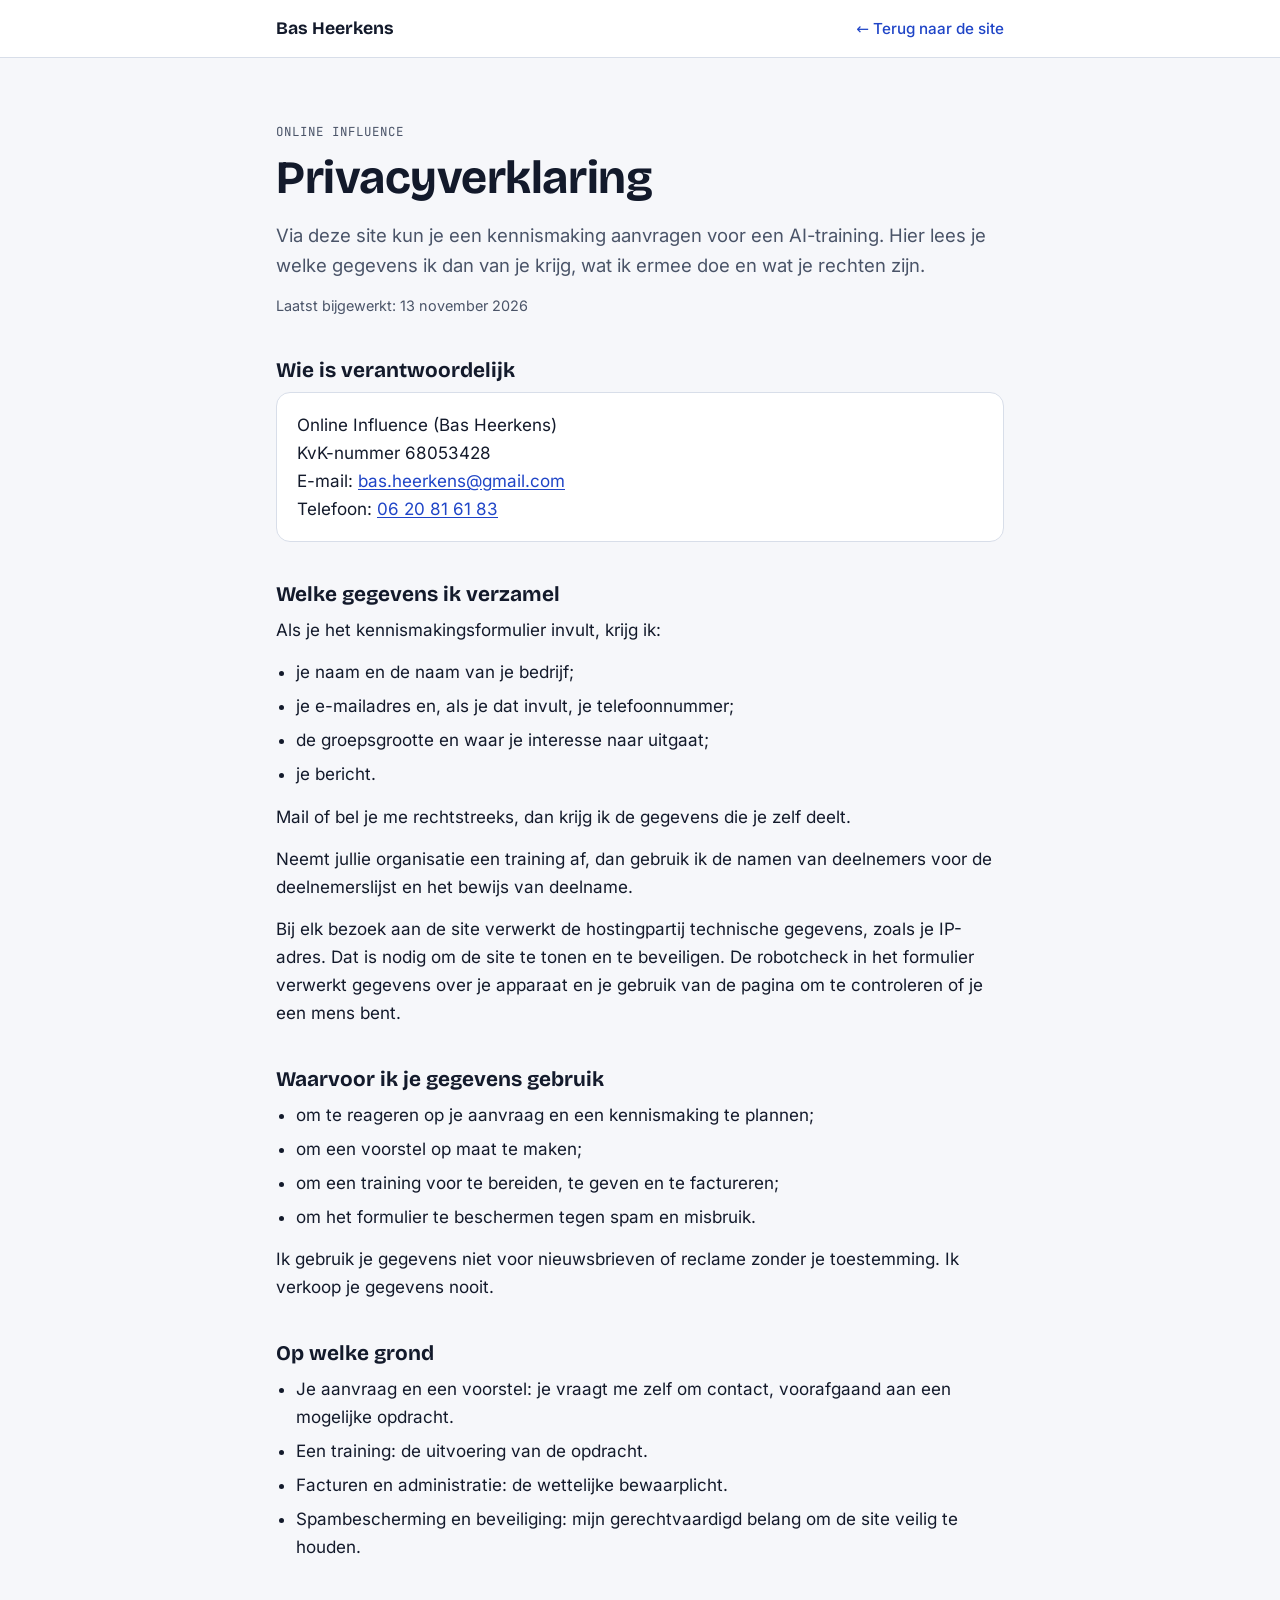
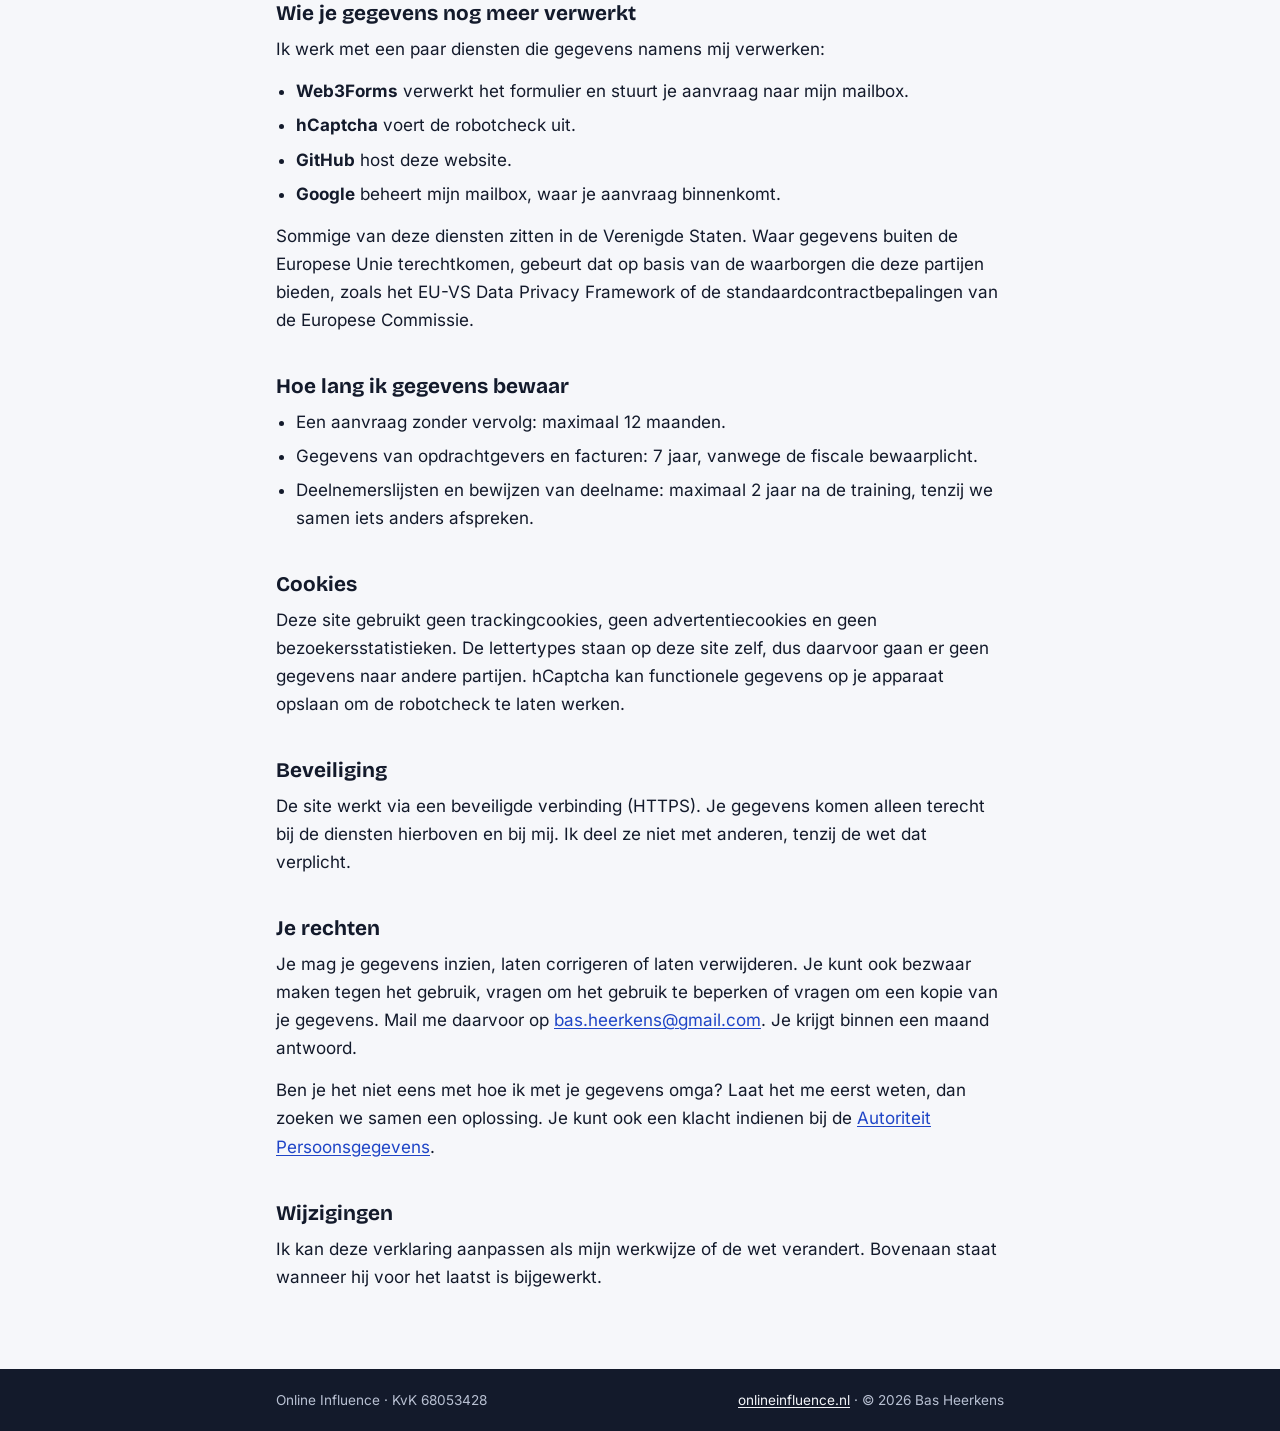
<file: privacy.html>
<!doctype html>
<html lang="nl">
<head>
<meta charset="utf-8">
<meta name="viewport" content="width=device-width, initial-scale=1">
<title>Privacyverklaring | Bas Heerkens</title>
<meta name="description" content="Privacyverklaring van Online Influence (Bas Heerkens): welke gegevens ik verzamel, waarom, en wat je rechten zijn.">
<meta name="robots" content="noindex">
<link rel="stylesheet" href="fonts/fonts.css">
<link rel="icon" type="image/png" href="favicon.png">
<link rel="apple-touch-icon" href="apple-touch-icon.png">
<style>
:root {
  --paper: #F6F7FA;
  --surface: #FFFFFF;
  --ink: #131A2B;
  --muted: #4A5468;
  --line: #D8DEE9;
  --accent: #1F45C7;
  --band: #131A2B;
  --band-ink: #F2F4F8;
  --band-muted: #B8C0D2;
  --font-display: "Bricolage Grotesque", "Avenir Next", "Segoe UI", system-ui, sans-serif;
  --font-body: "Inter", "Segoe UI", system-ui, -apple-system, sans-serif;
  --font-mono: "JetBrains Mono", ui-monospace, Menlo, Consolas, monospace;
}
@media (prefers-color-scheme: dark) {
  :root:not([data-theme="light"]) {
    --paper: #0E1424; --surface: #161F35; --ink: #E9EDF5; --muted: #A6B0C4;
    --line: #27324F; --accent: #8AA4FF; --band: #1A2442; color-scheme: dark;
  }
}
:root[data-theme="dark"] {
  --paper: #0E1424; --surface: #161F35; --ink: #E9EDF5; --muted: #A6B0C4;
  --line: #27324F; --accent: #8AA4FF; --band: #1A2442; color-scheme: dark;
}
* { box-sizing: border-box; }
html { -webkit-text-size-adjust: 100%; }
body {
  margin: 0; background: var(--paper); color: var(--ink);
  font-family: var(--font-body); font-size: 1.0625rem; line-height: 1.65;
  font-feature-settings: "locl" 0; -webkit-font-smoothing: antialiased;
}
.wrap { width: 100%; max-width: 760px; margin-inline: auto; padding-inline: max(16px, env(safe-area-inset-left)); }
header { border-bottom: 1px solid var(--line); background: var(--surface); }
header .wrap { display: flex; align-items: center; justify-content: space-between; gap: 16px; padding-block: 14px; }
.brand { font-family: var(--font-display); font-weight: 700; font-size: 1.1rem; color: var(--ink); text-decoration: none; }
.back { color: var(--accent); font-weight: 500; font-size: .95rem; text-decoration: none; }
.back:hover, .brand:hover { text-decoration: underline; }
main { padding-block: clamp(32px, 6vw, 64px); }
.eyebrow { font-family: var(--font-mono); font-size: .78rem; letter-spacing: .08em; text-transform: uppercase; color: var(--muted); margin: 0 0 10px; }
h1 { font-family: var(--font-display); font-size: clamp(2rem, 4vw + 1rem, 2.9rem); line-height: 1.1; margin: 0 0 16px; letter-spacing: -0.01em; }
h2 { font-family: var(--font-display); font-size: 1.3rem; line-height: 1.25; margin: 40px 0 8px; }
p, li { color: var(--ink); }
p { margin: 0 0 14px; }
ul { margin: 0 0 14px; padding-left: 1.2em; }
li { margin-bottom: 6px; }
.lead { font-size: 1.15rem; color: var(--muted); max-width: 40em; }
.card { background: var(--surface); border: 1px solid var(--line); border-radius: 14px; padding: 18px 20px; margin: 0 0 14px; }
.card p:last-child { margin-bottom: 0; }
a { color: var(--accent); text-underline-offset: 2px; }
.updated { font-size: .9rem; color: var(--muted); }
footer { background: var(--band); color: var(--band-muted); font-size: .85rem; }
footer .wrap { padding-block: 20px; display: flex; flex-wrap: wrap; gap: 6px 20px; justify-content: space-between; }
footer a { color: var(--band-ink); }
</style>
</head>
<body>
<header>
  <div class="wrap">
    <a class="brand" href="./">Bas Heerkens</a>
    <a class="back" href="./">← Terug naar de site</a>
  </div>
</header>

<main class="wrap">
  <p class="eyebrow">Online Influence</p>
  <h1>Privacyverklaring</h1>
  <p class="lead">Via deze site kun je een kennismaking aanvragen voor een AI-training. Hier lees je welke gegevens ik dan van je krijg, wat ik ermee doe en wat je rechten zijn.</p>
  <p class="updated">Laatst bijgewerkt: 13 november 2026</p>

  <h2>Wie is verantwoordelijk</h2>
  <div class="card">
    <p>Online Influence (Bas Heerkens)<br>
    KvK-nummer 68053428<br>
    E-mail: <a href="mailto:bas.heerkens@gmail.com">bas.heerkens@gmail.com</a><br>
    Telefoon: <a href="tel:+31620816183">06 20 81 61 83</a></p>
  </div>

  <h2>Welke gegevens ik verzamel</h2>
  <p>Als je het kennismakingsformulier invult, krijg ik:</p>
  <ul>
    <li>je naam en de naam van je bedrijf;</li>
    <li>je e-mailadres en, als je dat invult, je telefoonnummer;</li>
    <li>de groepsgrootte en waar je interesse naar uitgaat;</li>
    <li>je bericht.</li>
  </ul>
  <p>Mail of bel je me rechtstreeks, dan krijg ik de gegevens die je zelf deelt.</p>
  <p>Neemt jullie organisatie een training af, dan gebruik ik de namen van deelnemers voor de deelnemerslijst en het bewijs van deelname.</p>
  <p>Bij elk bezoek aan de site verwerkt de hostingpartij technische gegevens, zoals je IP-adres. Dat is nodig om de site te tonen en te beveiligen. De robotcheck in het formulier verwerkt gegevens over je apparaat en je gebruik van de pagina om te controleren of je een mens bent.</p>

  <h2>Waarvoor ik je gegevens gebruik</h2>
  <ul>
    <li>om te reageren op je aanvraag en een kennismaking te plannen;</li>
    <li>om een voorstel op maat te maken;</li>
    <li>om een training voor te bereiden, te geven en te factureren;</li>
    <li>om het formulier te beschermen tegen spam en misbruik.</li>
  </ul>
  <p>Ik gebruik je gegevens niet voor nieuwsbrieven of reclame zonder je toestemming. Ik verkoop je gegevens nooit.</p>

  <h2>Op welke grond</h2>
  <ul>
    <li>Je aanvraag en een voorstel: je vraagt me zelf om contact, voorafgaand aan een mogelijke opdracht.</li>
    <li>Een training: de uitvoering van de opdracht.</li>
    <li>Facturen en administratie: de wettelijke bewaarplicht.</li>
    <li>Spambescherming en beveiliging: mijn gerechtvaardigd belang om de site veilig te houden.</li>
  </ul>

  <h2>Wie je gegevens nog meer verwerkt</h2>
  <p>Ik werk met een paar diensten die gegevens namens mij verwerken:</p>
  <ul>
    <li><strong>Web3Forms</strong> verwerkt het formulier en stuurt je aanvraag naar mijn mailbox.</li>
    <li><strong>hCaptcha</strong> voert de robotcheck uit.</li>
    <li><strong>GitHub</strong> host deze website.</li>
    <li><strong>Google</strong> beheert mijn mailbox, waar je aanvraag binnenkomt.</li>
  </ul>
  <p>Sommige van deze diensten zitten in de Verenigde Staten. Waar gegevens buiten de Europese Unie terechtkomen, gebeurt dat op basis van de waarborgen die deze partijen bieden, zoals het EU-VS Data Privacy Framework of de standaardcontractbepalingen van de Europese Commissie.</p>

  <h2>Hoe lang ik gegevens bewaar</h2>
  <ul>
    <li>Een aanvraag zonder vervolg: maximaal 12 maanden.</li>
    <li>Gegevens van opdrachtgevers en facturen: 7 jaar, vanwege de fiscale bewaarplicht.</li>
    <li>Deelnemerslijsten en bewijzen van deelname: maximaal 2 jaar na de training, tenzij we samen iets anders afspreken.</li>
  </ul>

  <h2>Cookies</h2>
  <p>Deze site gebruikt geen trackingcookies, geen advertentiecookies en geen bezoekersstatistieken. De lettertypes staan op deze site zelf, dus daarvoor gaan er geen gegevens naar andere partijen. hCaptcha kan functionele gegevens op je apparaat opslaan om de robotcheck te laten werken.</p>

  <h2>Beveiliging</h2>
  <p>De site werkt via een beveiligde verbinding (HTTPS). Je gegevens komen alleen terecht bij de diensten hierboven en bij mij. Ik deel ze niet met anderen, tenzij de wet dat verplicht.</p>

  <h2>Je rechten</h2>
  <p>Je mag je gegevens inzien, laten corrigeren of laten verwijderen. Je kunt ook bezwaar maken tegen het gebruik, vragen om het gebruik te beperken of vragen om een kopie van je gegevens. Mail me daarvoor op <a href="mailto:bas.heerkens@gmail.com">bas.heerkens@gmail.com</a>. Je krijgt binnen een maand antwoord.</p>
  <p>Ben je het niet eens met hoe ik met je gegevens omga? Laat het me eerst weten, dan zoeken we samen een oplossing. Je kunt ook een klacht indienen bij de <a href="https://www.autoriteitpersoonsgegevens.nl" rel="noopener">Autoriteit Persoonsgegevens</a>.</p>

  <h2>Wijzigingen</h2>
  <p>Ik kan deze verklaring aanpassen als mijn werkwijze of de wet verandert. Bovenaan staat wanneer hij voor het laatst is bijgewerkt.</p>
</main>

<footer>
  <div class="wrap">
    <span>Online Influence · KvK 68053428</span>
    <span><a href="./">onlineinfluence.nl</a> · © 2026 Bas Heerkens</span>
  </div>
</footer>
</body>
</html>
</file>
<file: fonts/fonts.css>
/* Lettertypes staan op de eigen server: er gaat geen bezoekersdata naar Google. */
@font-face { font-family: "Inter"; font-style: normal; font-weight: 400; font-display: swap; src: url(inter-latin-400-normal.woff2) format("woff2"); }
@font-face { font-family: "Inter"; font-style: normal; font-weight: 500; font-display: swap; src: url(inter-latin-500-normal.woff2) format("woff2"); }
@font-face { font-family: "Inter"; font-style: normal; font-weight: 700; font-display: swap; src: url(inter-latin-700-normal.woff2) format("woff2"); }
@font-face { font-family: "Bricolage Grotesque"; font-style: normal; font-weight: 200 800; font-display: swap; src: url(bricolage-grotesque-latin-standard-normal.woff2) format("woff2-variations"), url(bricolage-grotesque-latin-standard-normal.woff2) format("woff2"); }
@font-face { font-family: "JetBrains Mono"; font-style: normal; font-weight: 400; font-display: swap; src: url(jetbrains-mono-latin-400-normal.woff2) format("woff2"); }
@font-face { font-family: "JetBrains Mono"; font-style: normal; font-weight: 500; font-display: swap; src: url(jetbrains-mono-latin-500-normal.woff2) format("woff2"); }
</file>
